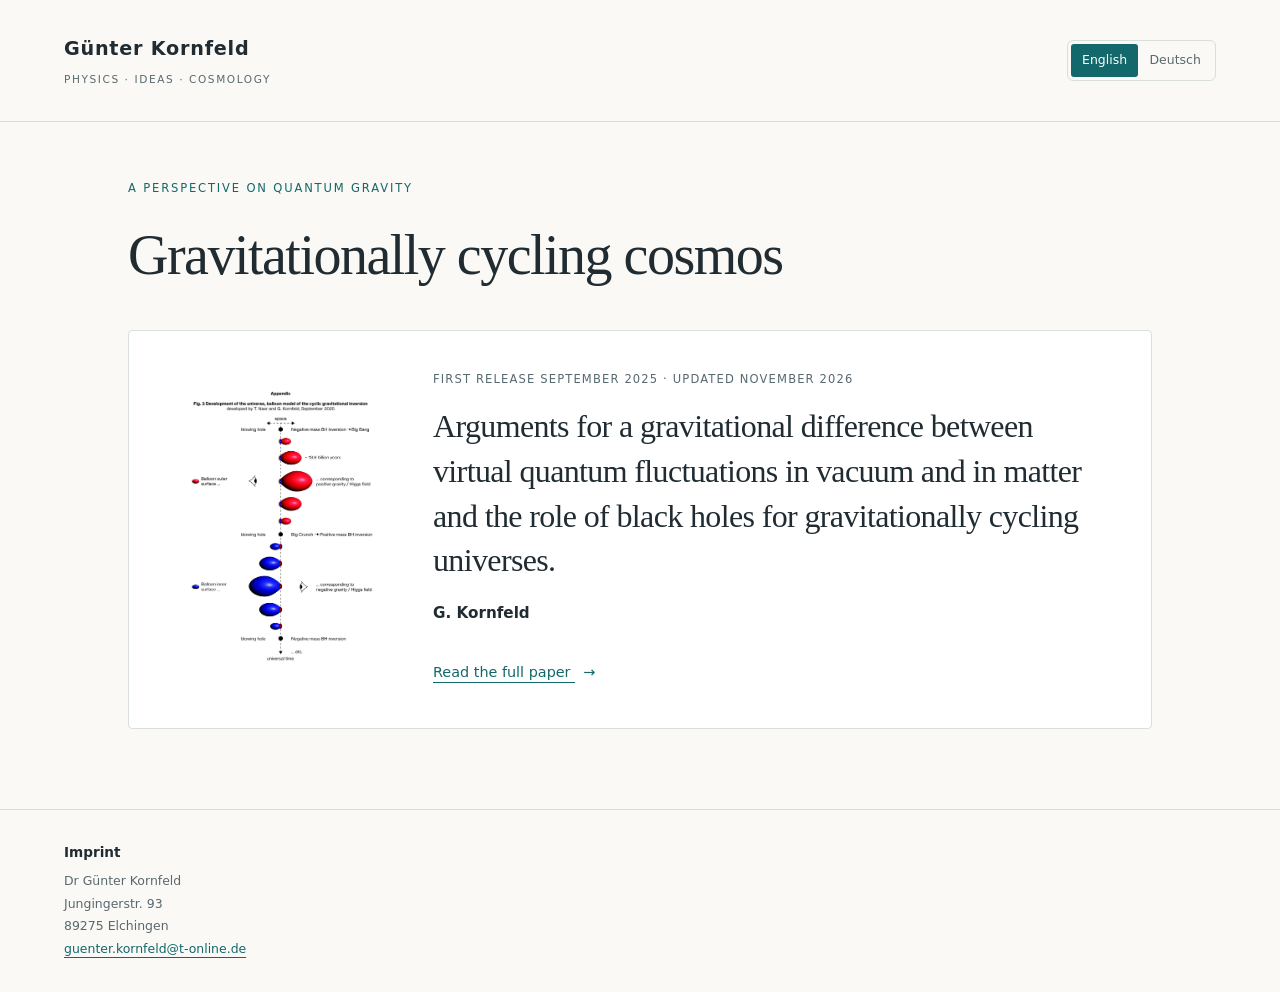
<file: index.html>
<!doctype html>
<html lang="en"><head>
<meta charset="utf-8"><meta name="viewport" content="width=device-width, initial-scale=1">
<title>Gravitationally cycling cosmos — G. Kornfeld</title>
<meta name="description" content="Gravitationally cycling cosmos — G. Kornfeld.">
<link rel="stylesheet" href="style.css"><link rel="stylesheet" href="overview.css">
<link rel="alternate" hreflang="en" href="index.html"><link rel="alternate" hreflang="de" href="de.html">
</head><body class="overview-page">
<header class="masthead"><a class="author" href="index.html">Günter Kornfeld<span>Physics · Ideas · Cosmology</span></a><div class="header-actions"><nav class="language-switch" aria-label="Language"><a href="index.html" lang="en" hreflang="en" aria-current="page">English</a><a href="de.html" lang="de" hreflang="de">Deutsch</a></nav></div></header>
<main class="overview-main" id="overview">
<p class="eyebrow">A perspective on quantum gravity</p><h1 class="overview-title">Gravitationally cycling cosmos</h1>
<a class="paper-card" href="paper.html">
<div class="paper-thumbnail"><img src="assets/figure-3.png" alt="Appendix illustration: the balloon model of cyclic gravitational inversion." width="2008" height="2841"></div>
<div class="paper-card-copy"><p class="paper-kind">First release September 2025 · Updated November 2026</p>
<h2>Arguments for a gravitational difference between virtual quantum fluctuations in vacuum and in matter and the role of black holes for gravitationally cycling universes.</h2><p class="paper-author">G. Kornfeld</p><span class="read-paper">Read the full paper <span aria-hidden="true">→</span></span></div>
</a>
</main>
<footer class="overview-footer"><section class="imprint" aria-labelledby="imprint-heading"><h2 id="imprint-heading">Imprint</h2><address>Dr Günter Kornfeld<br>Jungingerstr. 93<br>89275 Elchingen<br><a href="mailto:guenter.kornfeld@t-online.de">guenter.kornfeld@t-online.de</a></address></section></footer>
</body></html>
</file>
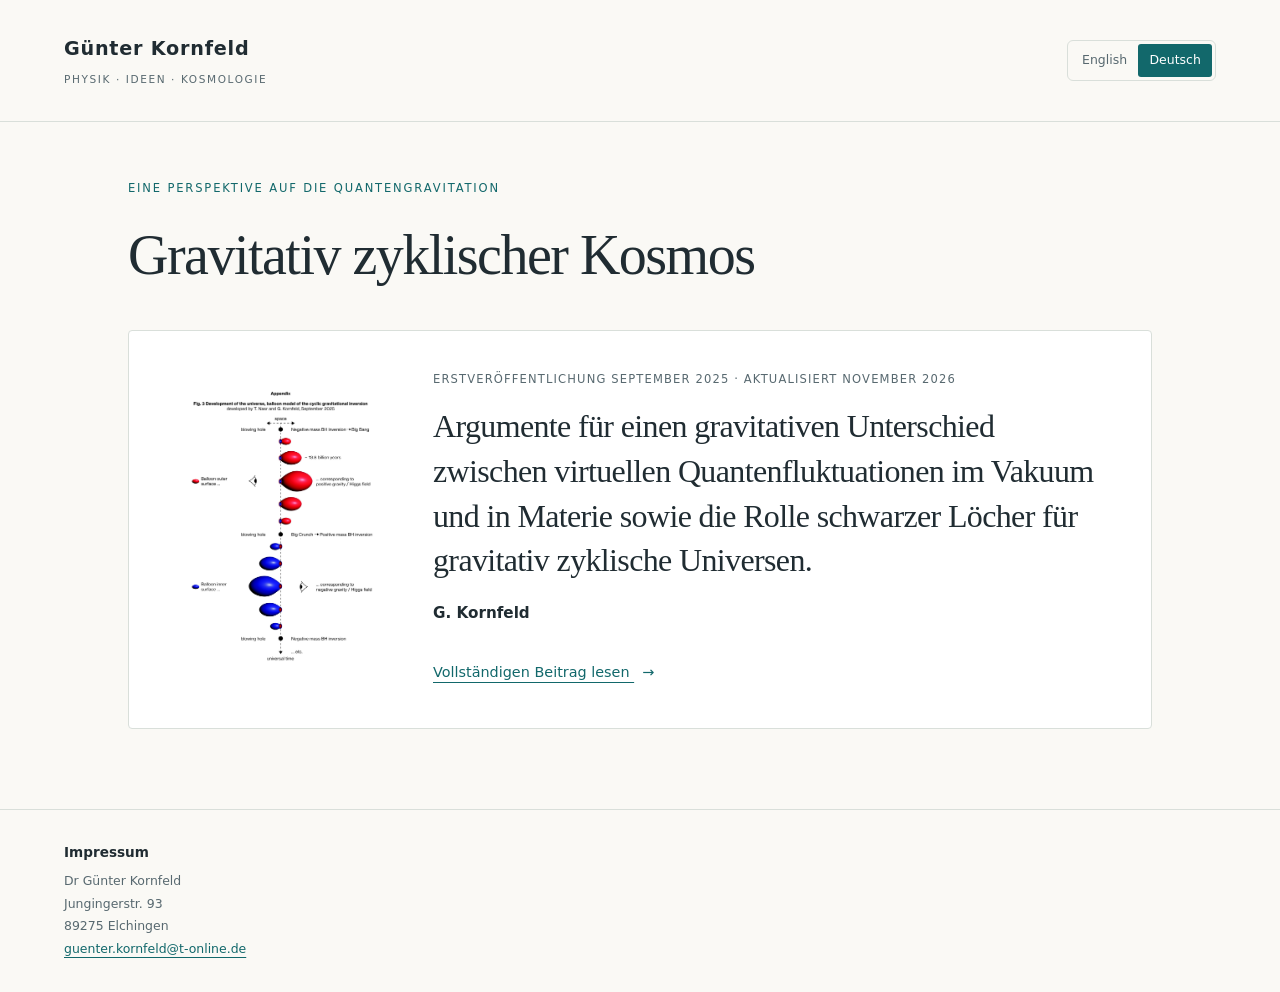
<file: de.html>
<!doctype html>
<html lang="de"><head>
<meta charset="utf-8"><meta name="viewport" content="width=device-width, initial-scale=1">
<title>Gravitativ zyklischer Kosmos — G. Kornfeld</title>
<meta name="description" content="Gravitativ zyklischer Kosmos — G. Kornfeld.">
<link rel="stylesheet" href="style.css"><link rel="stylesheet" href="overview.css">
<link rel="alternate" hreflang="en" href="index.html"><link rel="alternate" hreflang="de" href="de.html">
</head><body class="overview-page">
<header class="masthead"><a class="author" href="de.html">Günter Kornfeld<span>Physik · Ideen · Kosmologie</span></a><div class="header-actions"><nav class="language-switch" aria-label="Sprache"><a href="index.html" lang="en" hreflang="en">English</a><a href="de.html" lang="de" hreflang="de" aria-current="page">Deutsch</a></nav></div></header>
<main class="overview-main" id="overview">
<p class="eyebrow">Eine Perspektive auf die Quantengravitation</p><h1 class="overview-title">Gravitativ zyklischer Kosmos</h1>
<a class="paper-card" href="paper-de.html">
<div class="paper-thumbnail"><img src="assets/figure-3.png" alt="Abbildung aus dem Anhang: Ballonmodell der zyklischen gravitativen Inversion." width="2008" height="2841"></div>
<div class="paper-card-copy"><p class="paper-kind">Erstveröffentlichung September 2025 · Aktualisiert November 2026</p>
<h2>Argumente für einen gravitativen Unterschied zwischen virtuellen Quantenfluktuationen im Vakuum und in Materie sowie die Rolle schwarzer Löcher für gravitativ zyklische Universen.</h2><p class="paper-author">G. Kornfeld</p><span class="read-paper">Vollständigen Beitrag lesen <span aria-hidden="true">→</span></span></div>
</a>
</main>
<footer class="overview-footer"><section class="imprint" aria-labelledby="imprint-heading"><h2 id="imprint-heading">Impressum</h2><address>Dr Günter Kornfeld<br>Jungingerstr. 93<br>89275 Elchingen<br><a href="mailto:guenter.kornfeld@t-online.de">guenter.kornfeld@t-online.de</a></address></section></footer>
</body></html>
</file>
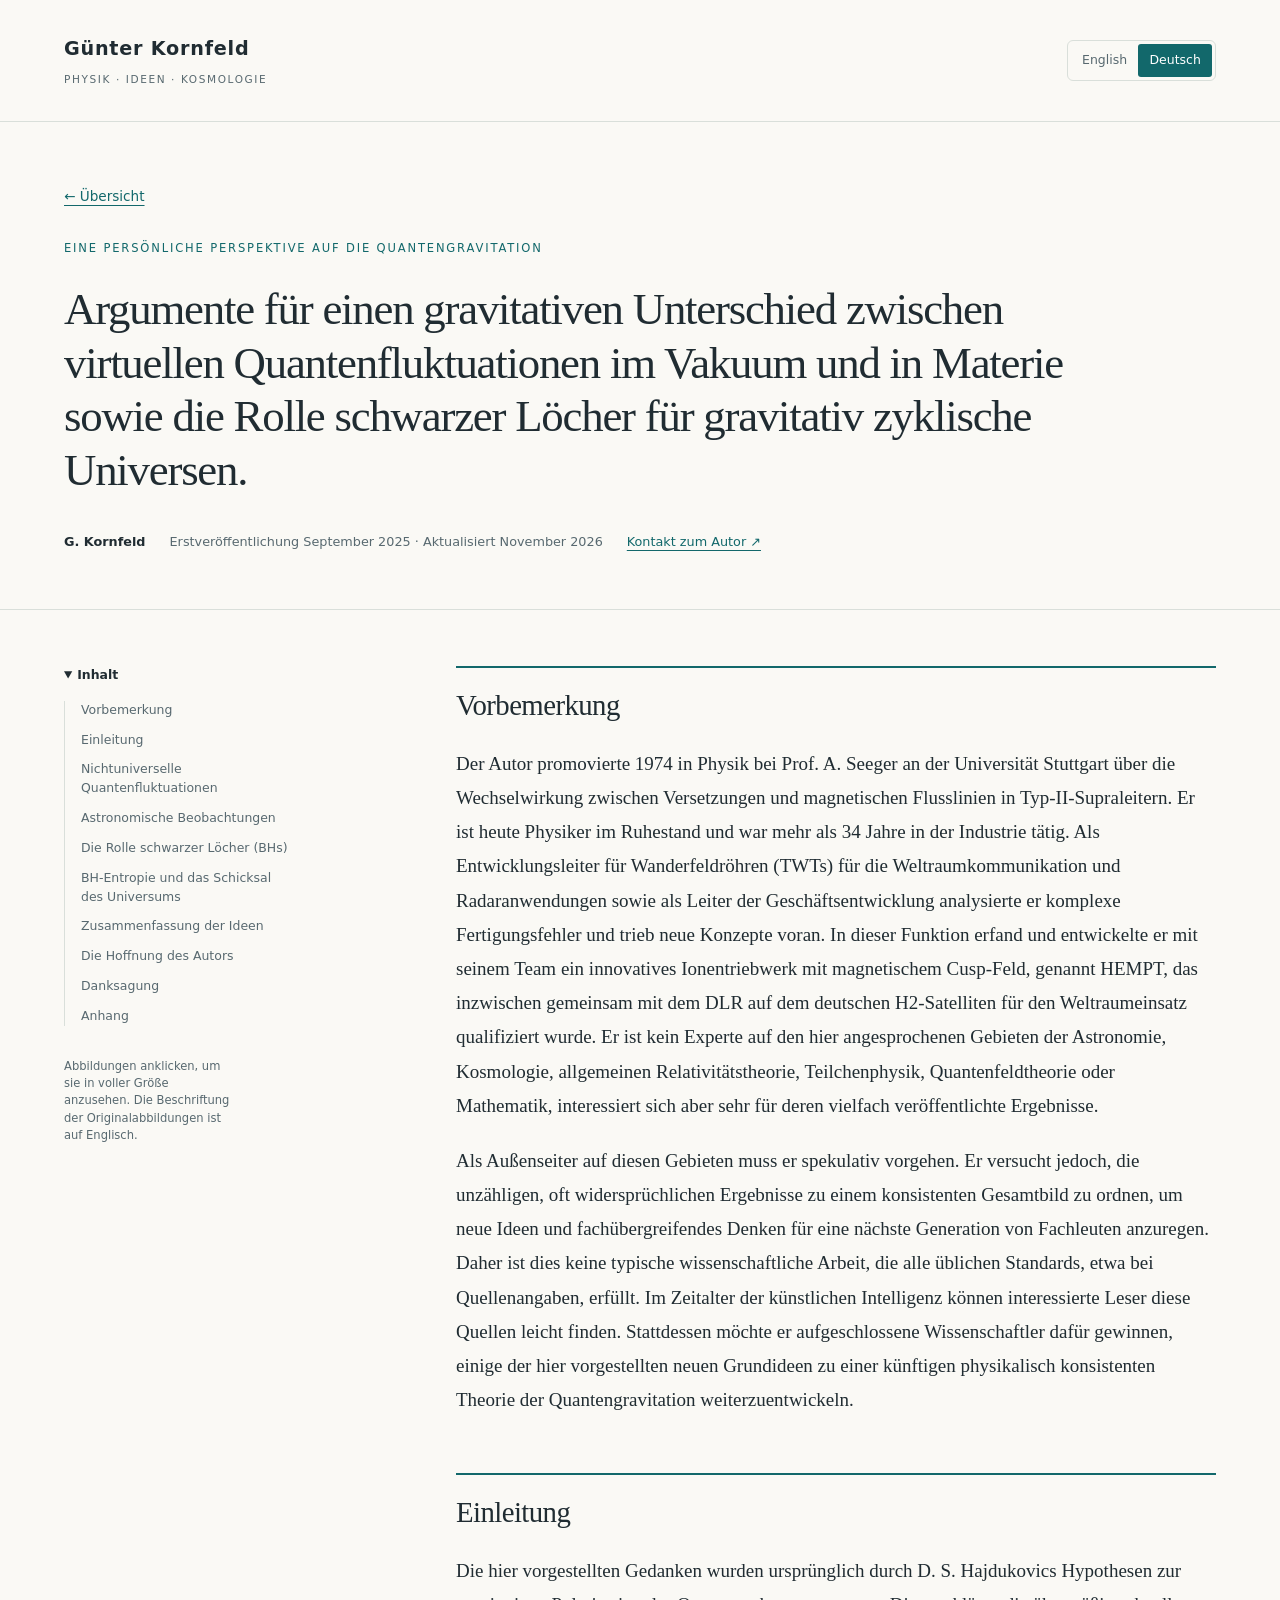
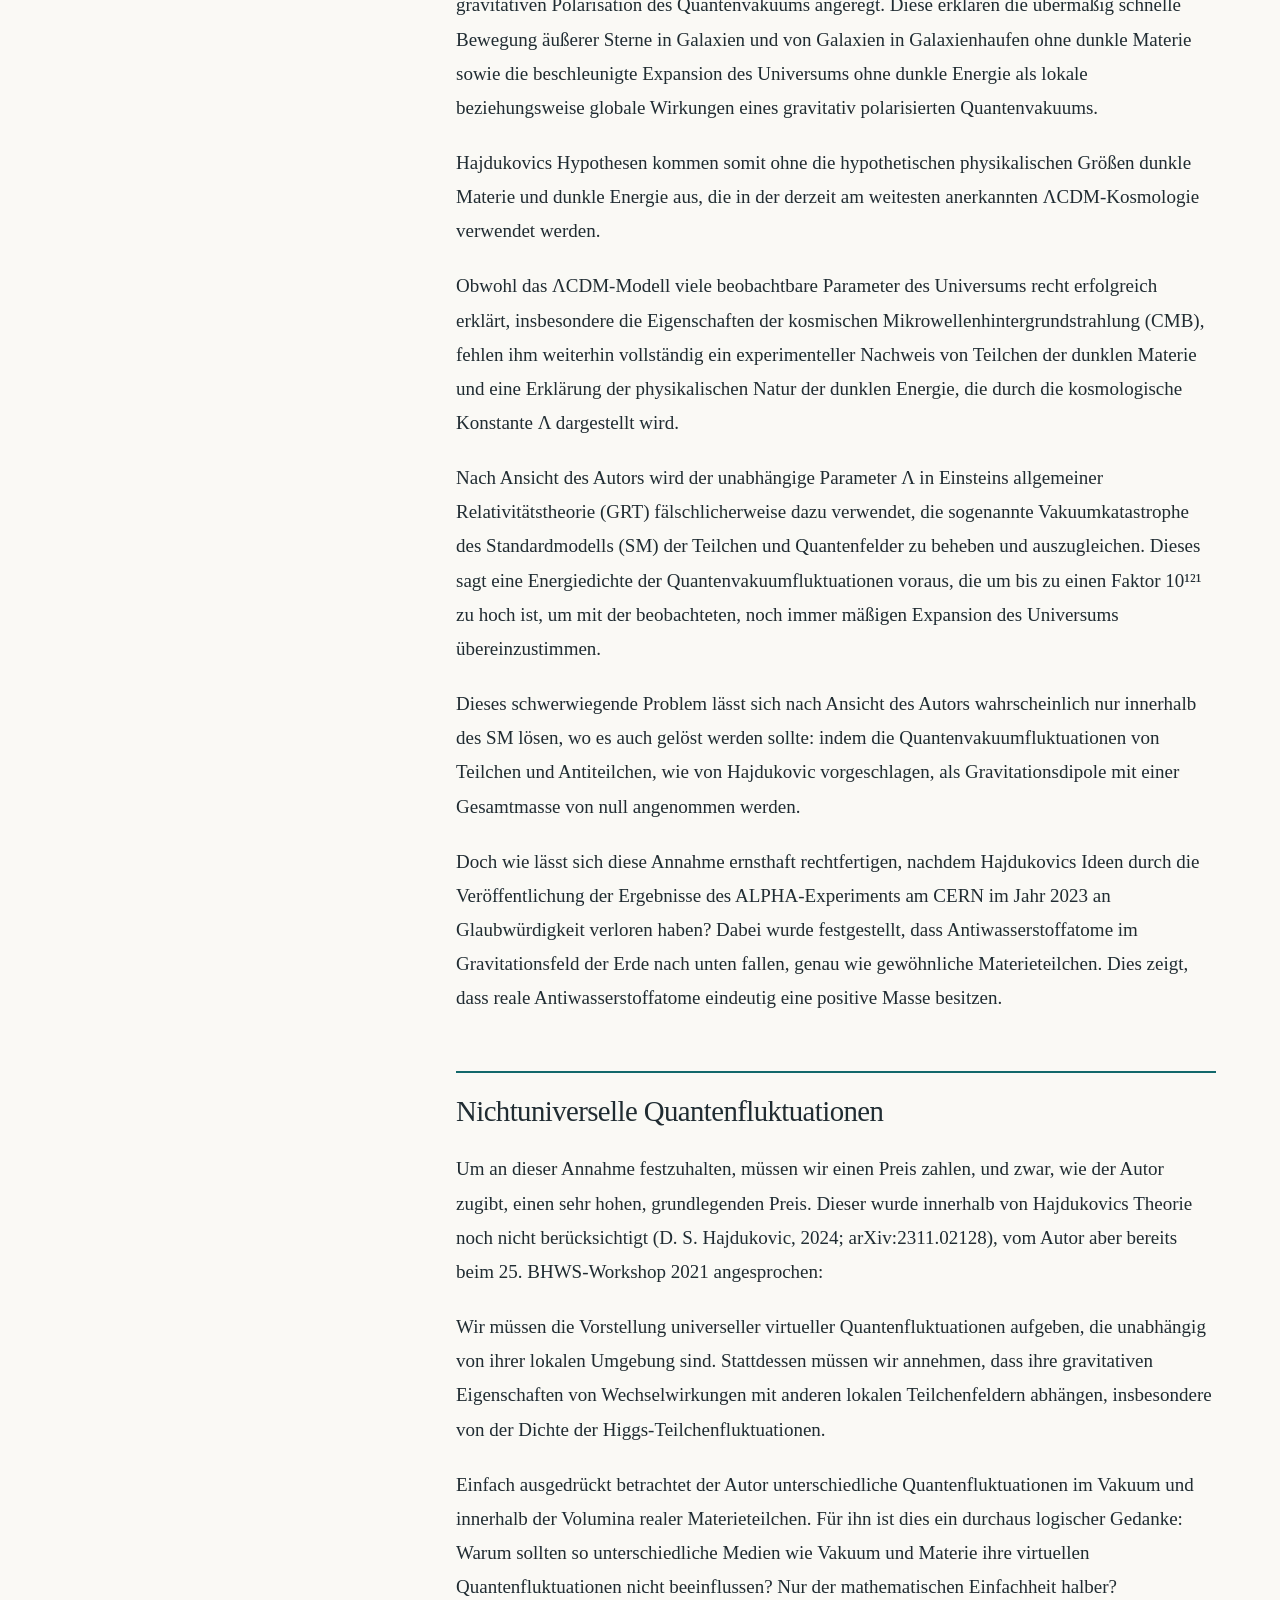
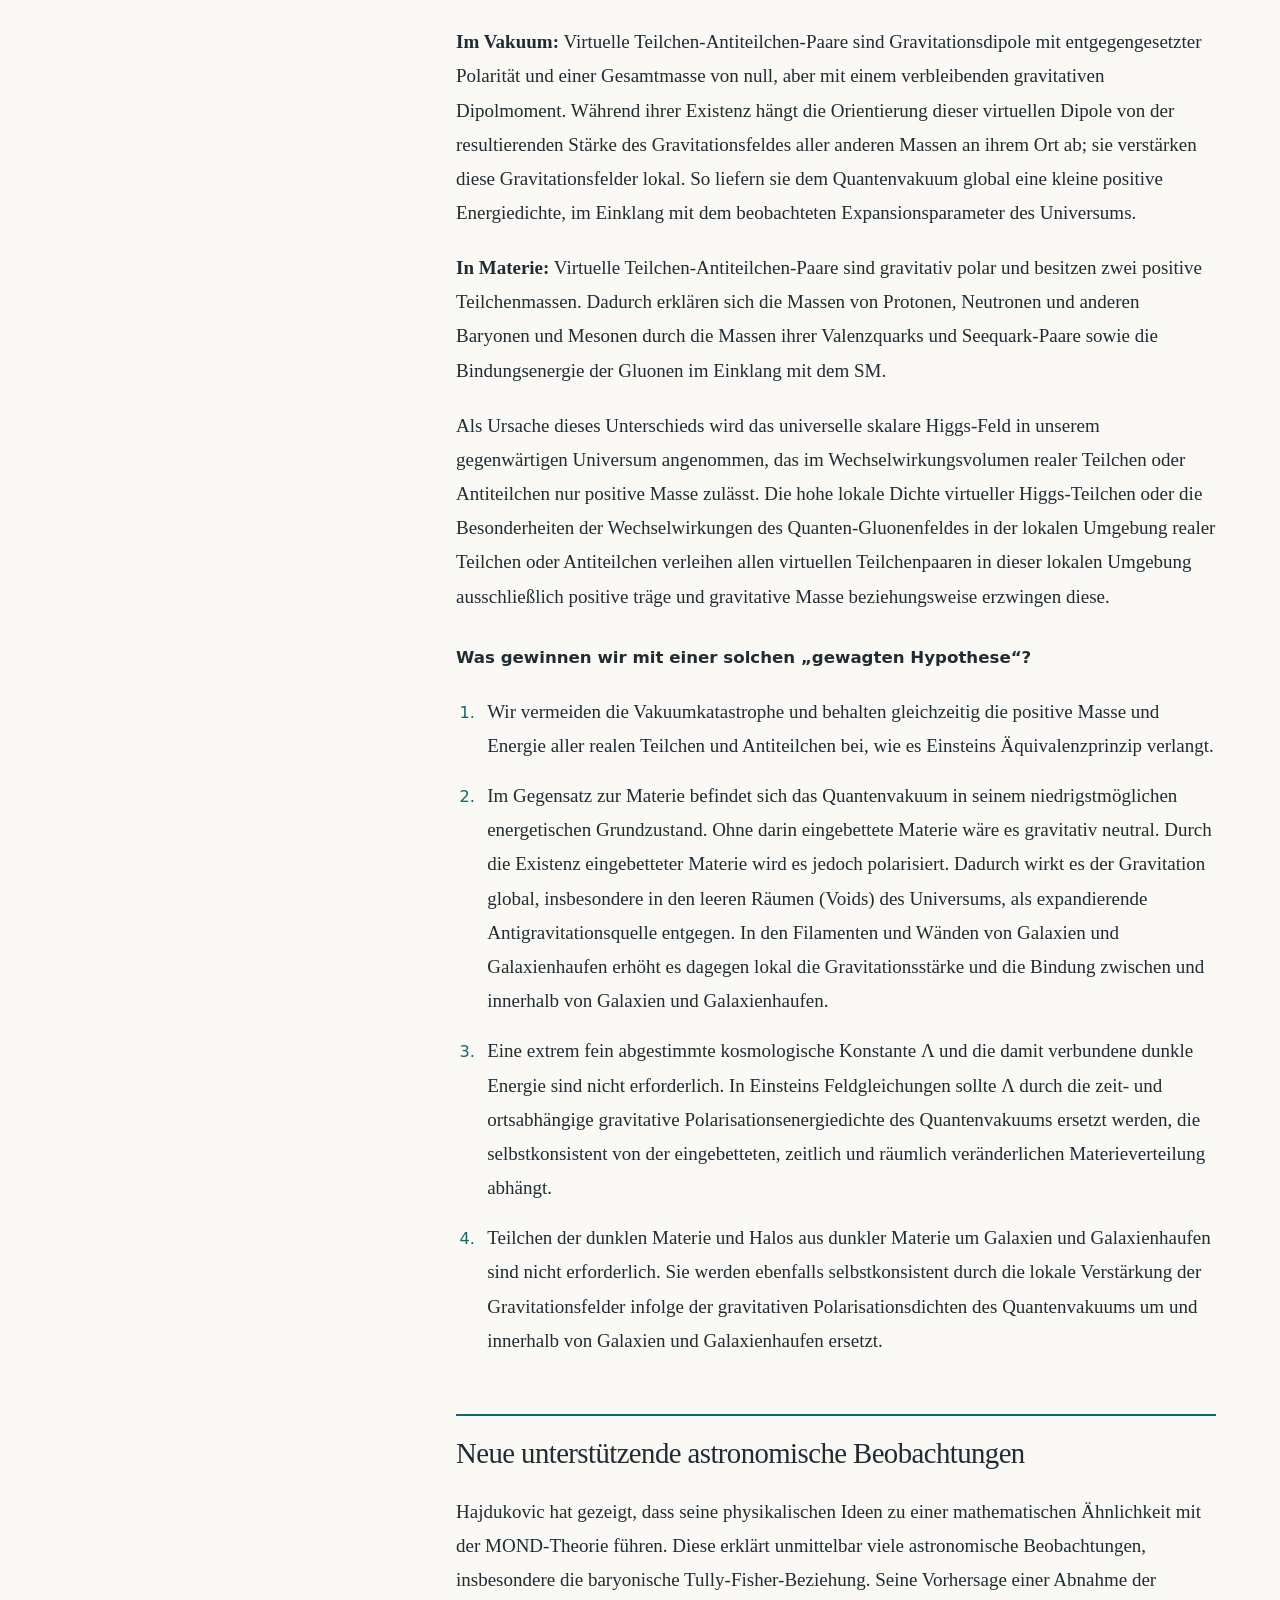
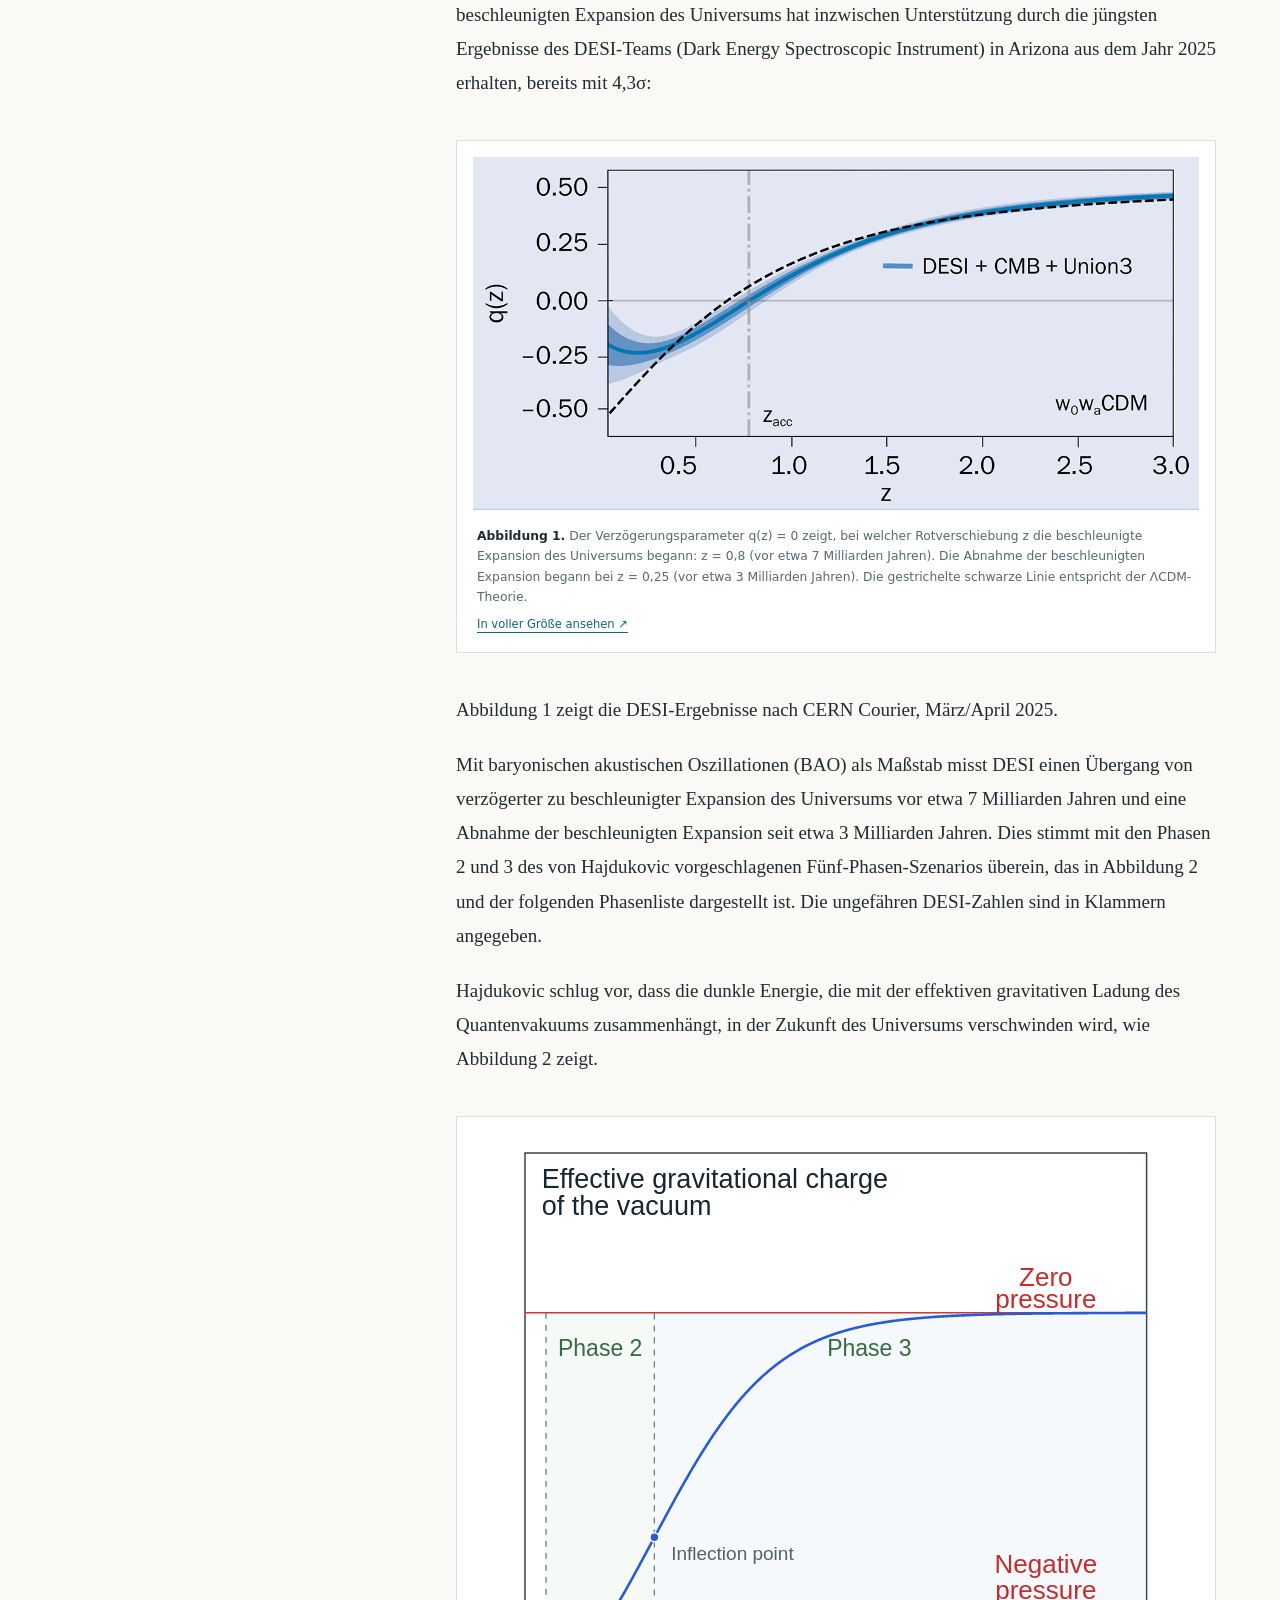
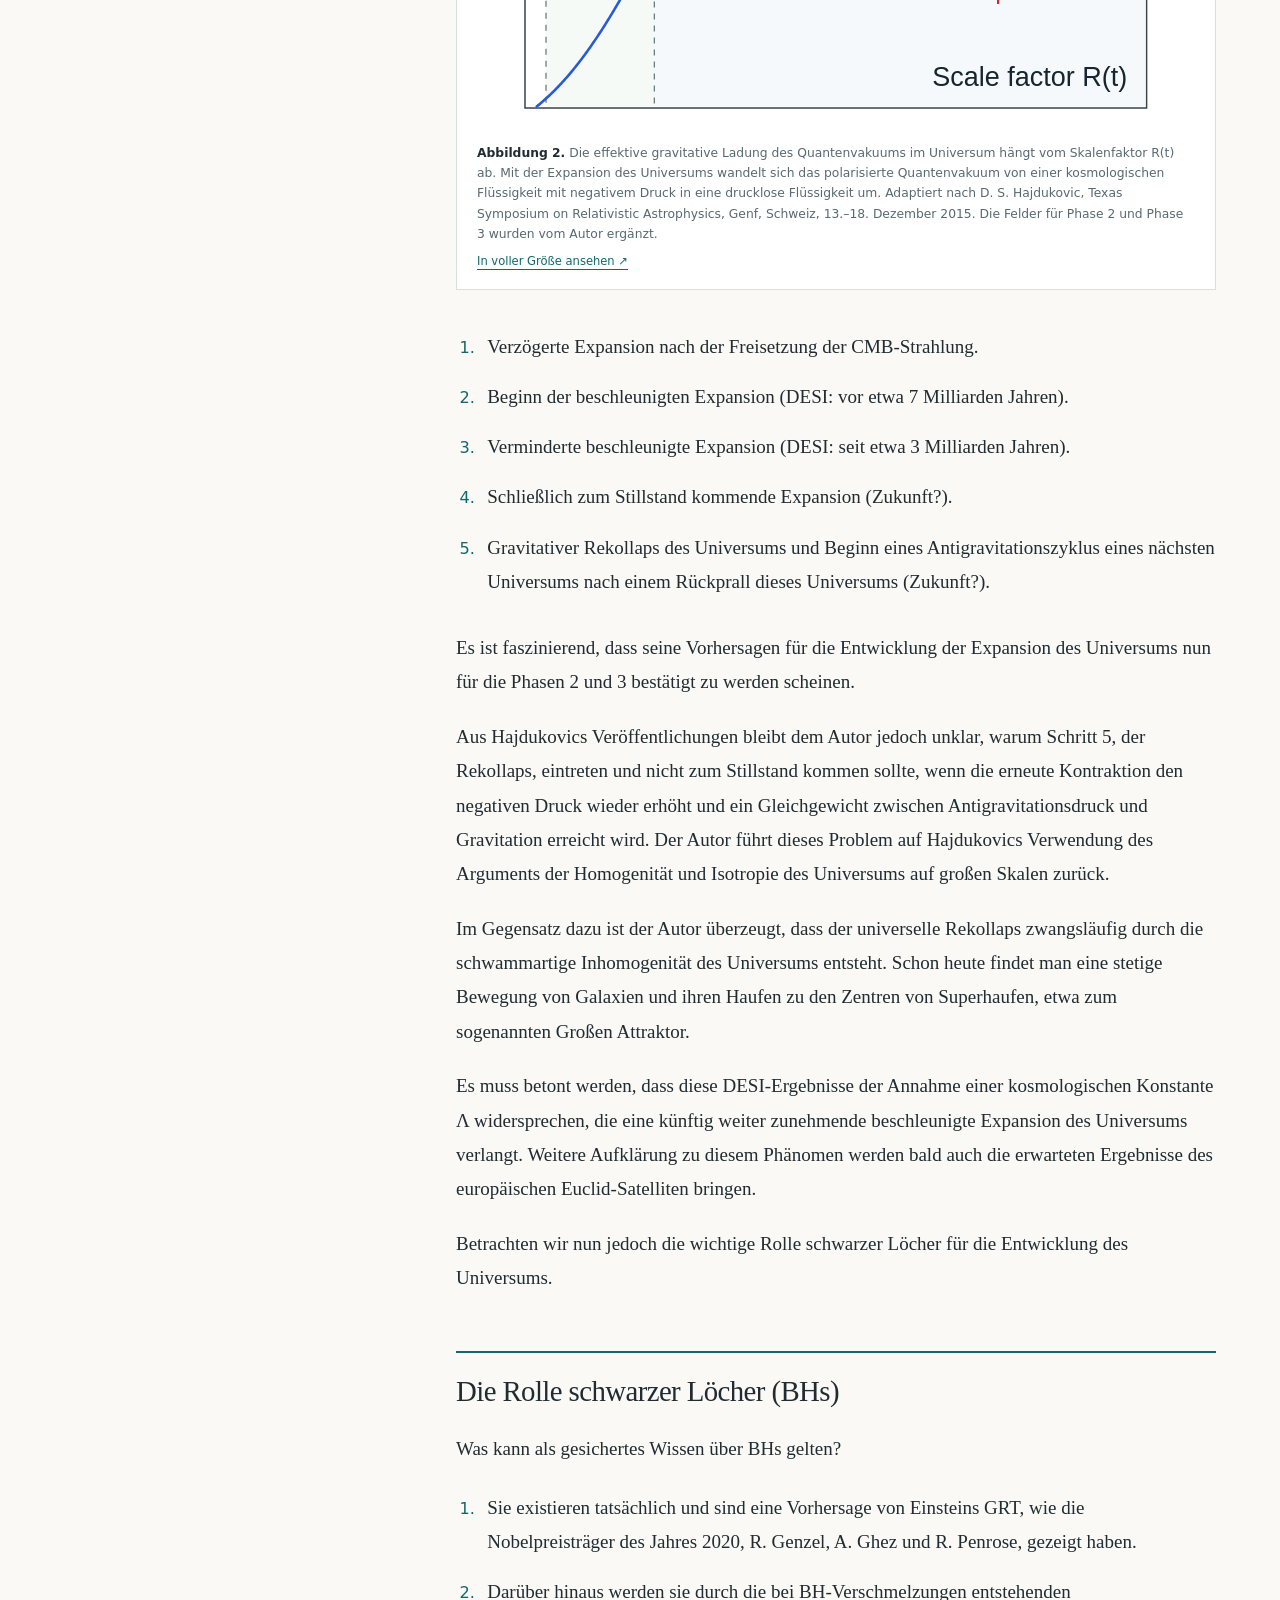
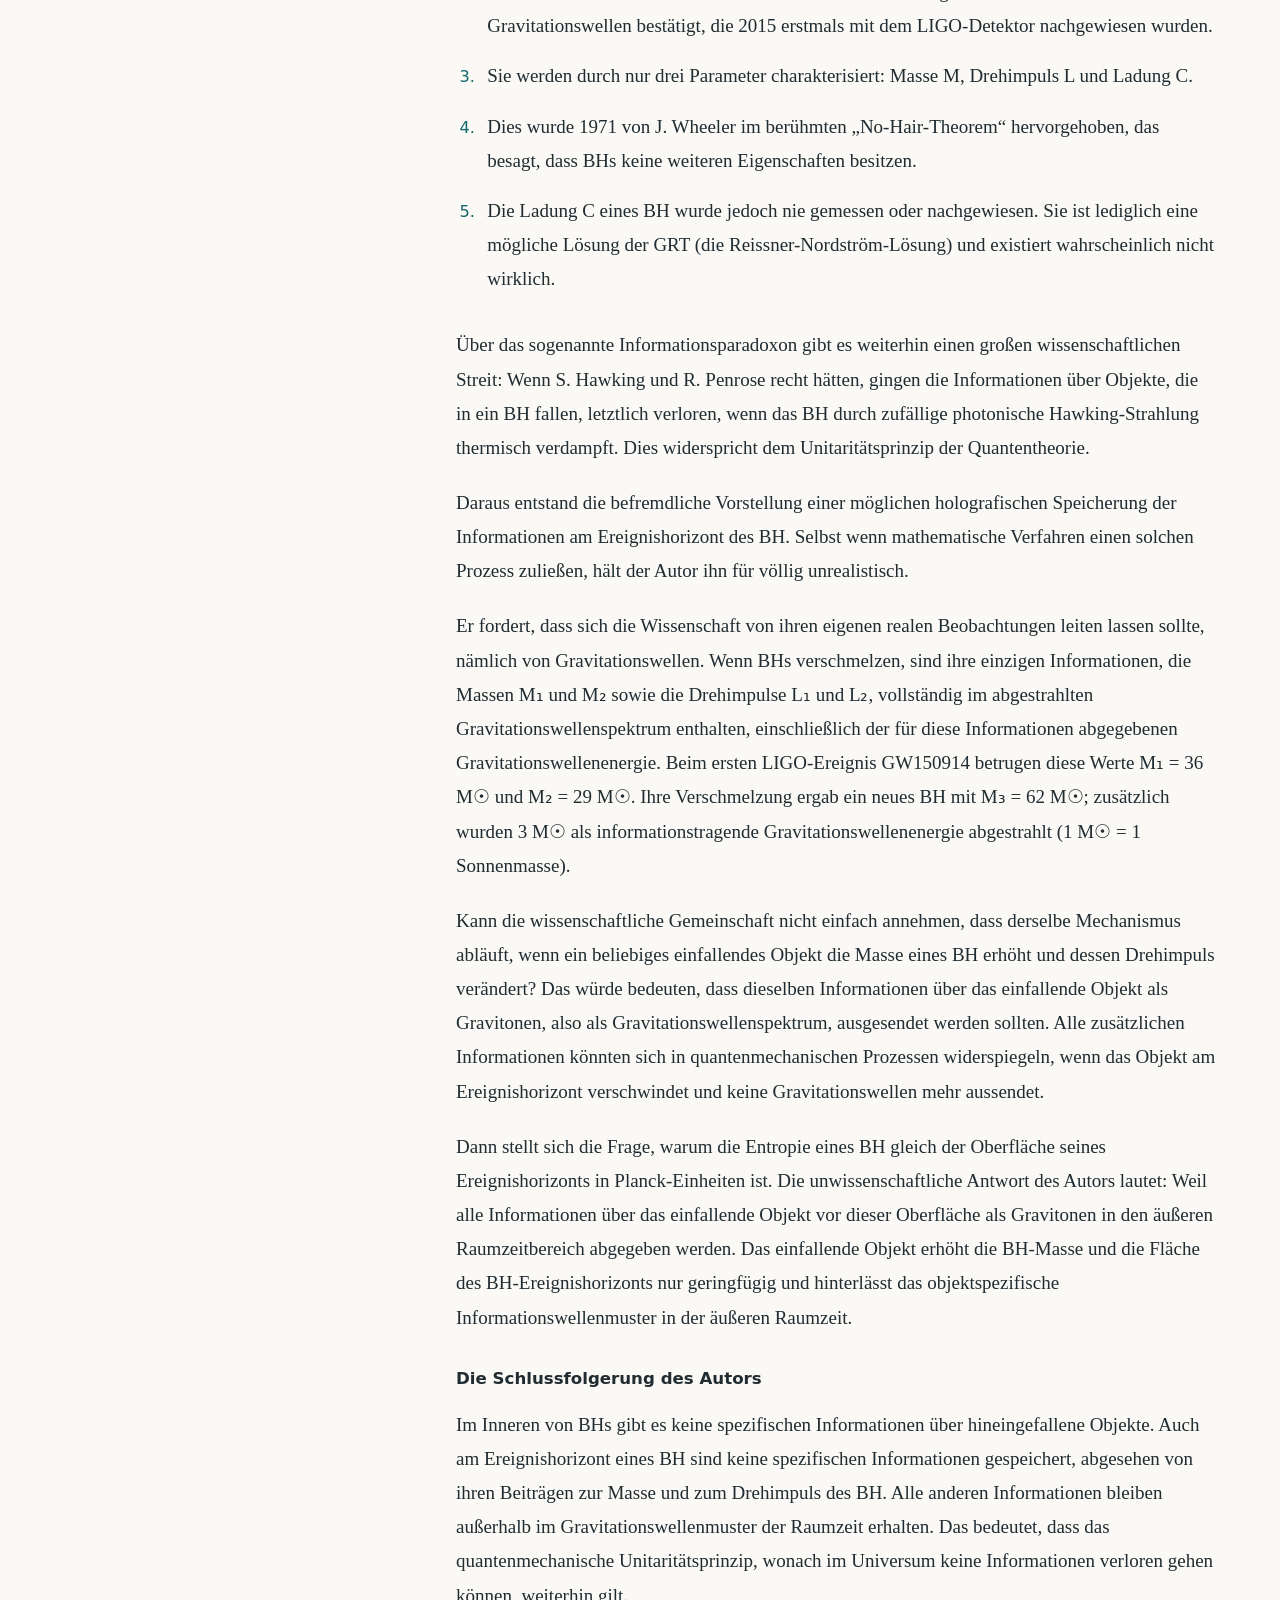
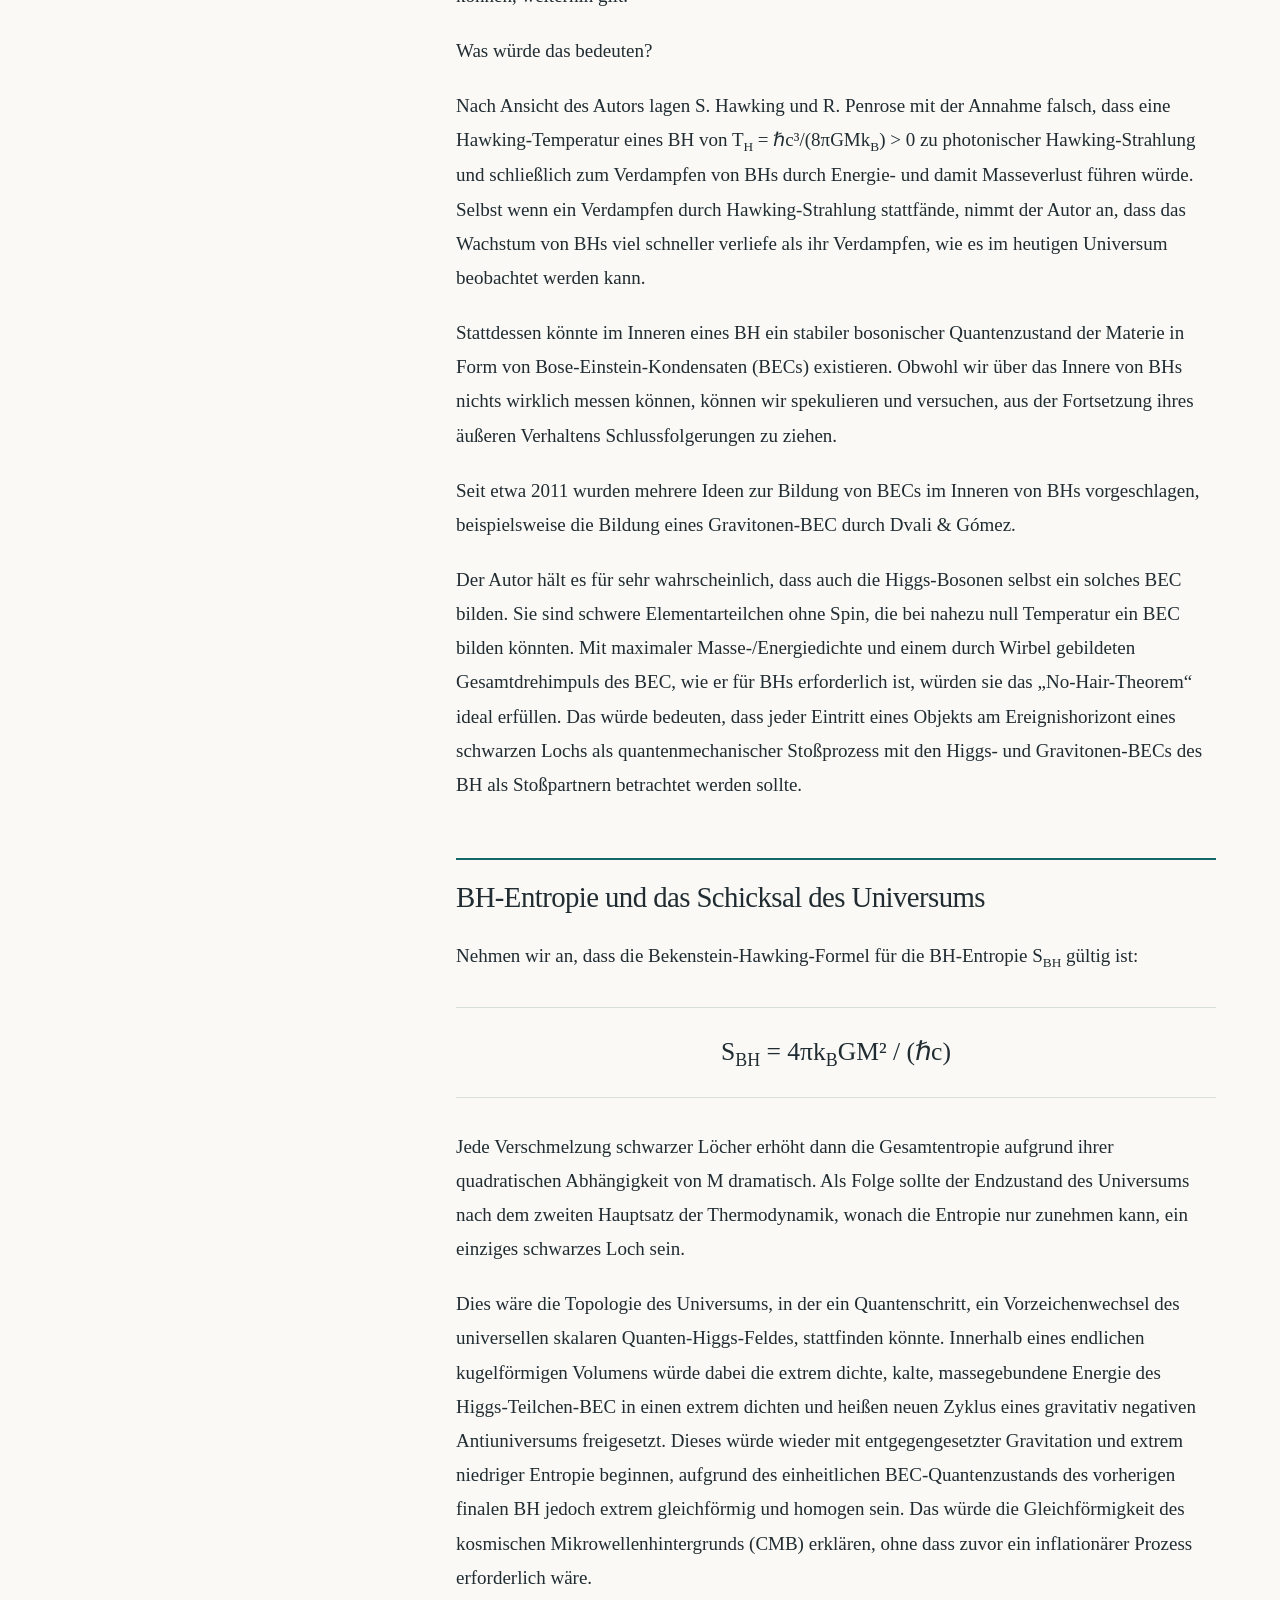
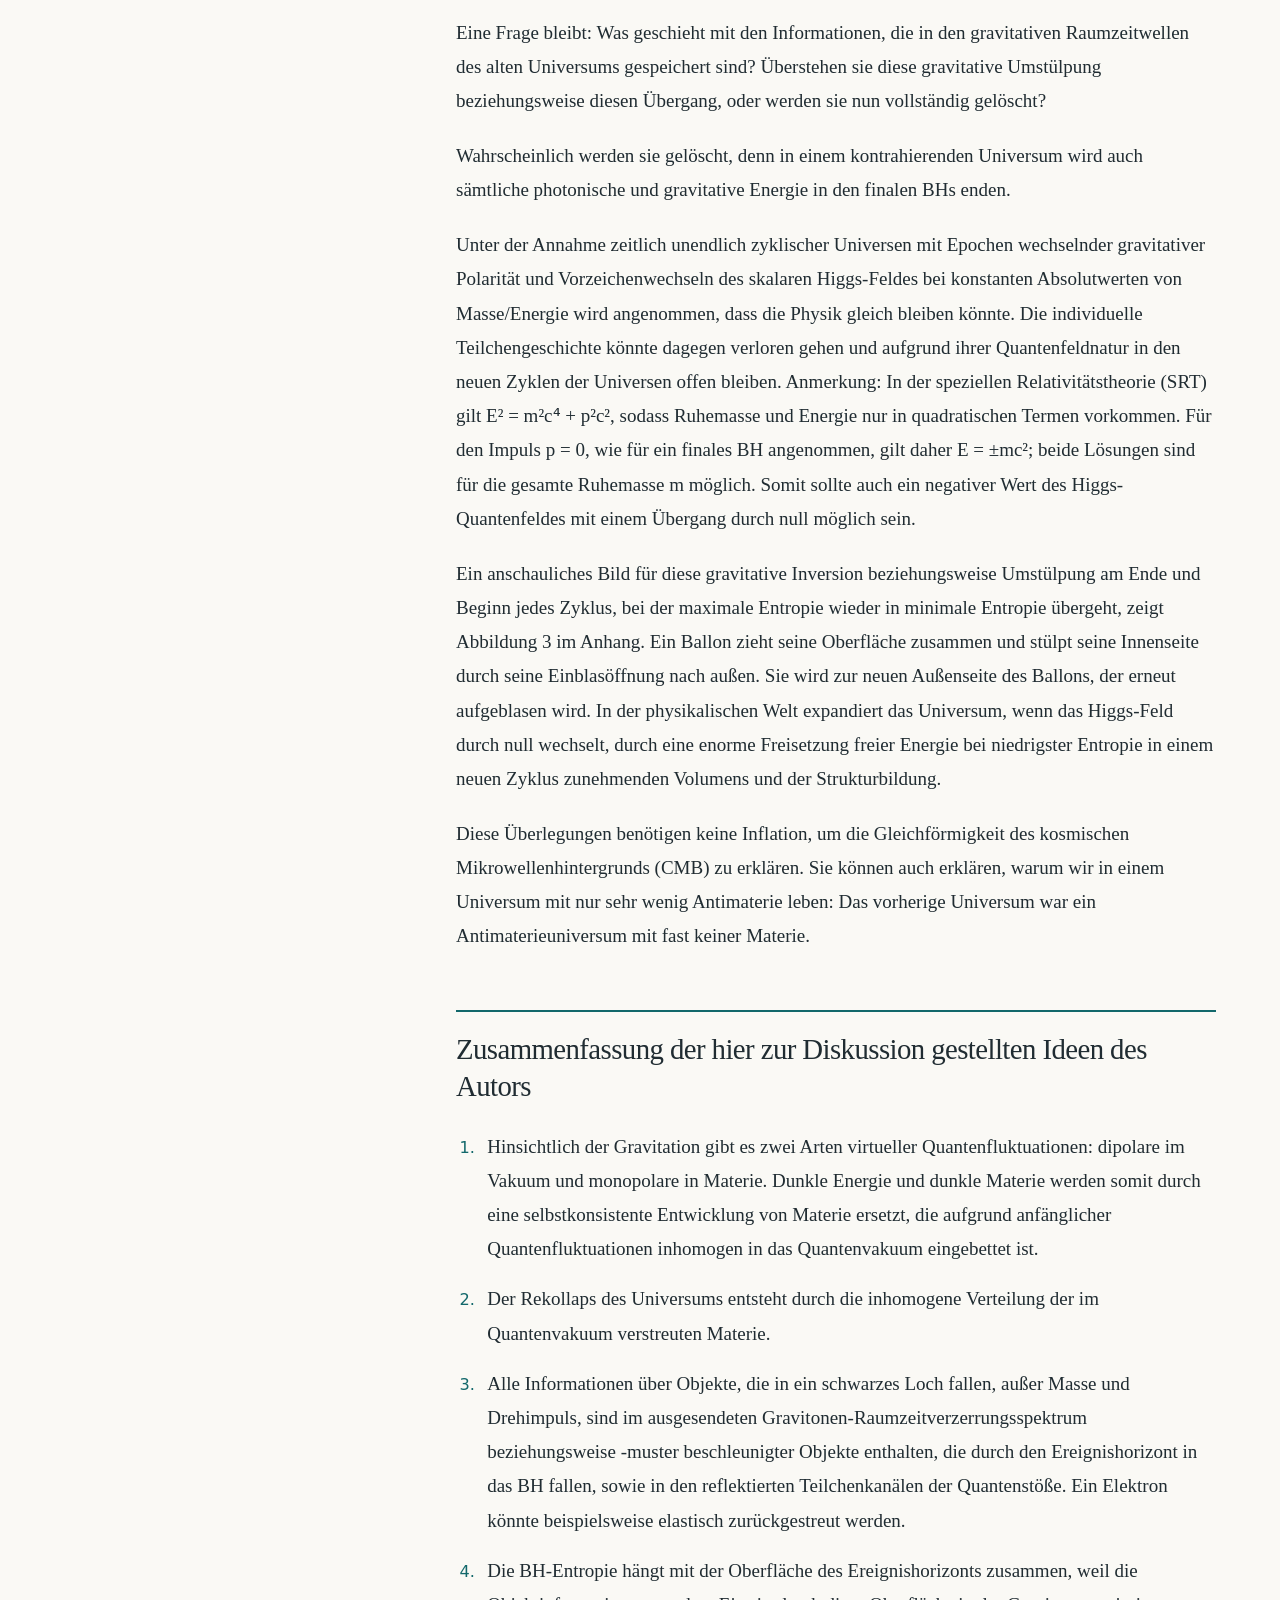
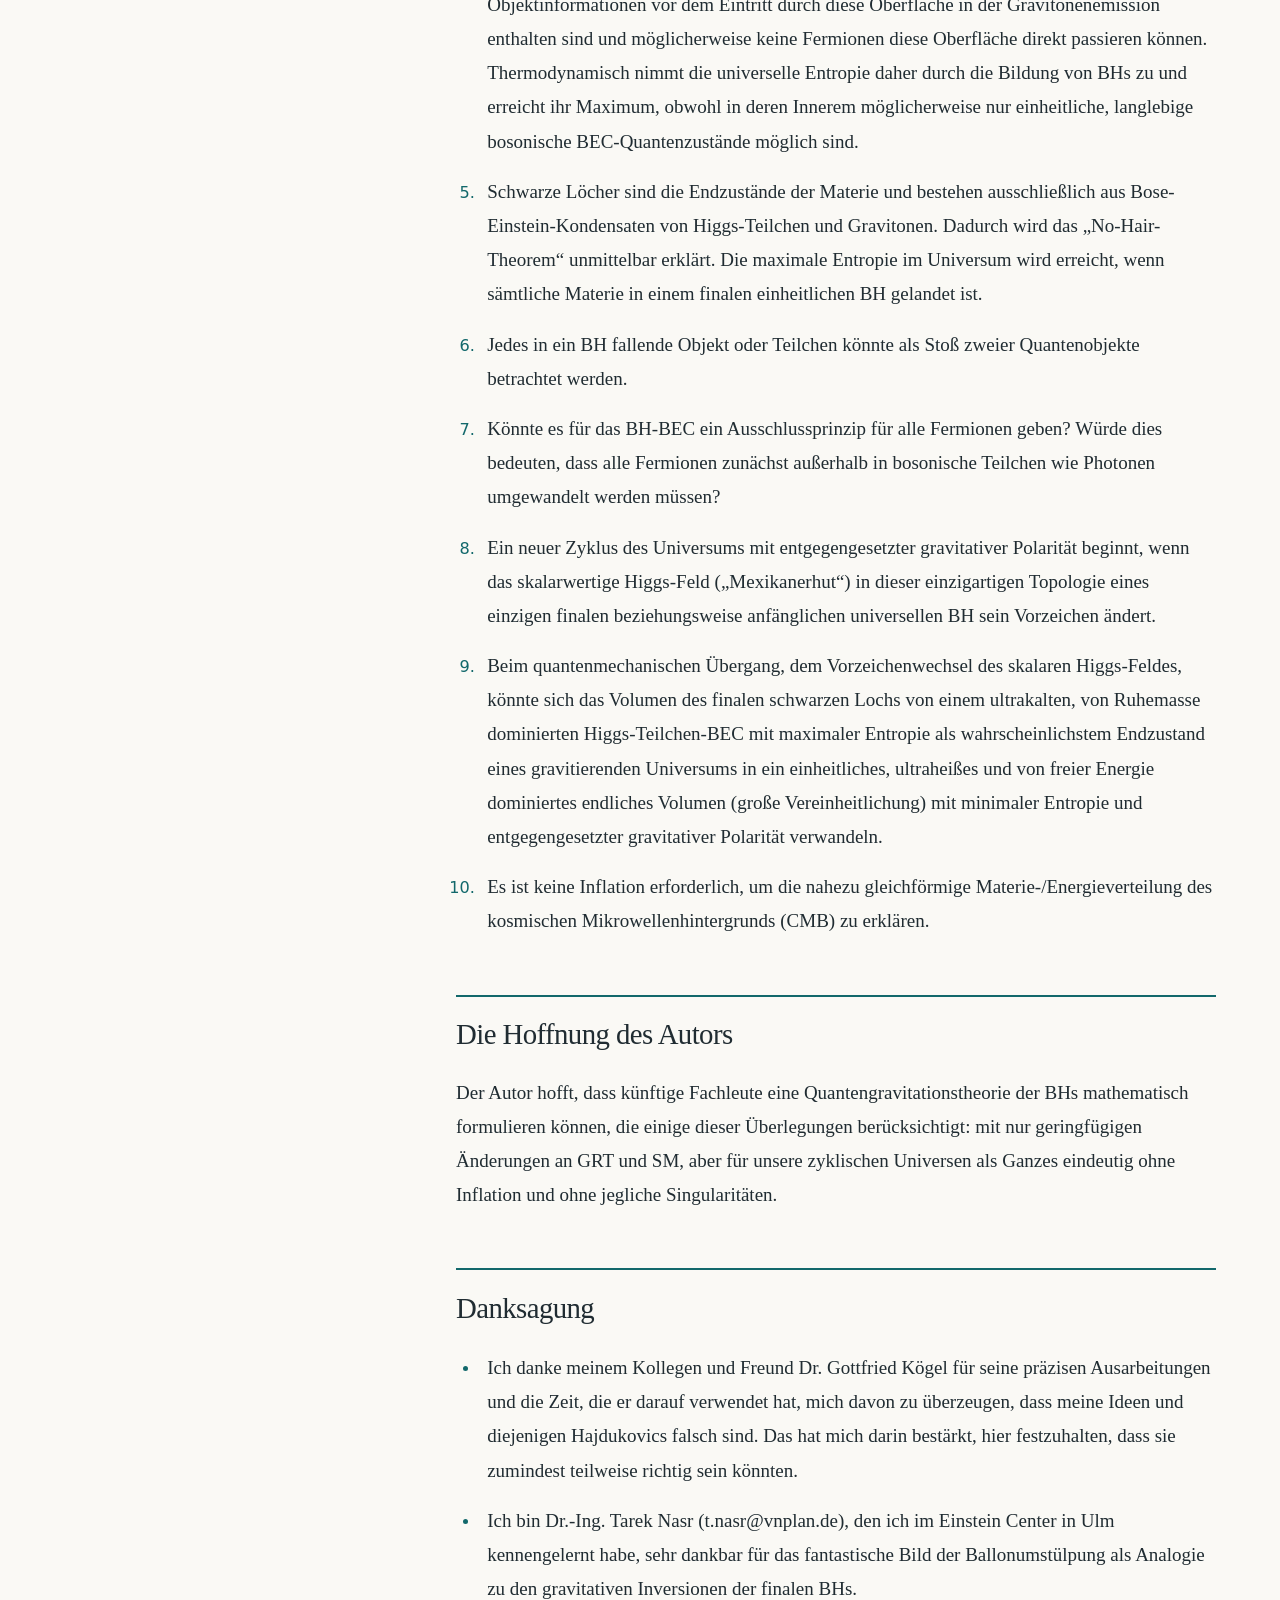
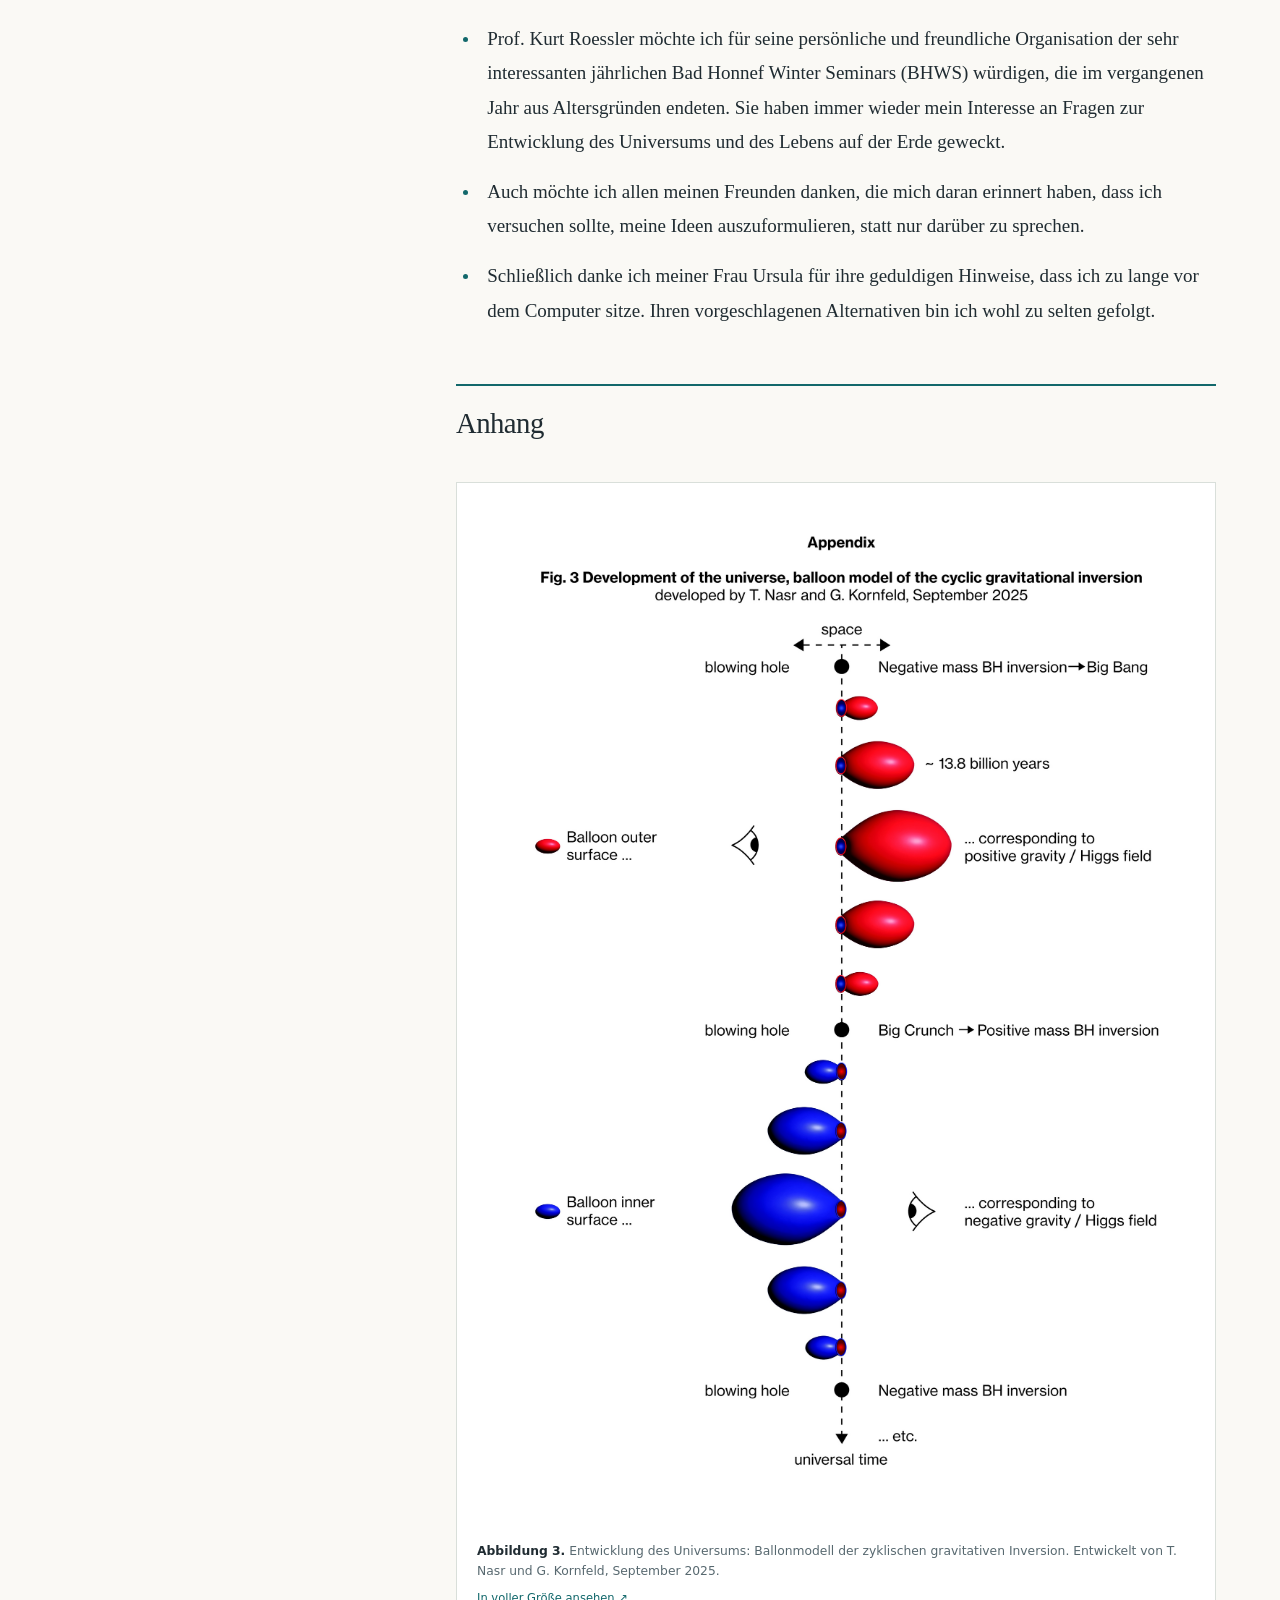
<file: paper-de.html>
<!doctype html>
<html lang="de">
<head>
<meta charset="utf-8">
<meta name="viewport" content="width=device-width, initial-scale=1">
<title>Quantenfluktuationen &amp; zyklische Universen — G. Kornfeld</title>
<meta name="description" content="G. Kornfelds Gedanken zu Quantenvakuumfluktuationen, schwarzen Löchern und gravitativ zyklischen Universen. Vollständiger Beitrag mit drei Originalabbildungen.">
<link rel="stylesheet" href="style.css">
<link rel="alternate" hreflang="en" href="paper.html">
<link rel="alternate" hreflang="de" href="paper-de.html">
<link rel="stylesheet" href="overview.css">
</head>
<body>
<a class="skip" href="#paper">Zum Beitrag springen</a>
<header class="masthead"><a class="author" href="de.html">Günter Kornfeld<span>Physik · Ideen · Kosmologie</span></a><div class="header-actions"><nav class="language-switch" aria-label="Sprache"><a href="paper.html" lang="en" hreflang="en">English</a><a href="paper-de.html" lang="de" hreflang="de" aria-current="page">Deutsch</a></nav></div></header>
<div class="hero" id="top"><p class="overview-back"><a href="de.html">← Übersicht</a></p><p class="eyebrow">Eine persönliche Perspektive auf die Quantengravitation</p><h1>Argumente für einen gravitativen Unterschied zwischen virtuellen Quantenfluktuationen im Vakuum und in Materie sowie die Rolle schwarzer Löcher für gravitativ zyklische Universen.</h1><div class="byline"><span>G. Kornfeld</span><span>Erstveröffentlichung September 2025 · Aktualisiert November 2026</span><a href="mailto:guenter.kornfeld@t-online.de">Kontakt zum Autor ↗</a></div></div>
<div class="reading-layout"><aside><details open><summary>Inhalt</summary><nav aria-label="Abschnitte des Beitrags"><a href="#vorbemerkung">Vorbemerkung</a><a href="#einleitung">Einleitung</a><a href="#nichtuniverselle-quantenfluktuationen">Nichtuniverselle Quantenfluktuationen</a><a href="#neue-unterst-tzende-astronomische-beobachtungen">Astronomische Beobachtungen</a><a href="#die-rolle-schwarzer-l-cher-bhs">Die Rolle schwarzer Löcher (BHs)</a><a href="#bh-entropie-und-das-schicksal-des-universums">BH-Entropie und das Schicksal des Universums</a><a href="#zusammenfassung-der-hier-zur-diskussion-gestellten-ideen-des-autors">Zusammenfassung der Ideen</a><a href="#die-hoffnung-des-autors">Die Hoffnung des Autors</a><a href="#danksagung">Danksagung</a><a href="#anhang">Anhang</a></nav></details><p class="figure-note">Abbildungen anklicken, um sie in voller Größe anzusehen. Die Beschriftung der Originalabbildungen ist auf Englisch.</p></aside><main id="paper"><article><section id="vorbemerkung"><h2>Vorbemerkung</h2>
<p>Der Autor promovierte 1974 in Physik bei Prof. A. Seeger an der Universität Stuttgart über die Wechselwirkung zwischen Versetzungen und magnetischen Flusslinien in Typ-II-Supraleitern. Er ist heute Physiker im Ruhestand und war mehr als 34 Jahre in der Industrie tätig. Als Entwicklungsleiter für Wanderfeldröhren (TWTs) für die Weltraumkommunikation und Radaranwendungen sowie als Leiter der Geschäftsentwicklung analysierte er komplexe Fertigungsfehler und trieb neue Konzepte voran. In dieser Funktion erfand und entwickelte er mit seinem Team ein innovatives Ionentriebwerk mit magnetischem Cusp-Feld, genannt HEMPT, das inzwischen gemeinsam mit dem DLR auf dem deutschen H2-Satelliten für den Weltraumeinsatz qualifiziert wurde. Er ist kein Experte auf den hier angesprochenen Gebieten der Astronomie, Kosmologie, allgemeinen Relativitätstheorie, Teilchenphysik, Quantenfeldtheorie oder Mathematik, interessiert sich aber sehr für deren vielfach veröffentlichte Ergebnisse.</p>
<p>Als Außenseiter auf diesen Gebieten muss er spekulativ vorgehen. Er versucht jedoch, die unzähligen, oft widersprüchlichen Ergebnisse zu einem konsistenten Gesamtbild zu ordnen, um neue Ideen und fachübergreifendes Denken für eine nächste Generation von Fachleuten anzuregen. Daher ist dies keine typische wissenschaftliche Arbeit, die alle üblichen Standards, etwa bei Quellenangaben, erfüllt. Im Zeitalter der künstlichen Intelligenz können interessierte Leser diese Quellen leicht finden. Stattdessen möchte er aufgeschlossene Wissenschaftler dafür gewinnen, einige der hier vorgestellten neuen Grundideen zu einer künftigen physikalisch konsistenten Theorie der Quantengravitation weiterzuentwickeln.</p>
</section>
<section id="einleitung"><h2>Einleitung</h2>
<p>Die hier vorgestellten Gedanken wurden ursprünglich durch D. S. Hajdukovics Hypothesen zur gravitativen Polarisation des Quantenvakuums angeregt. Diese erklären die übermäßig schnelle Bewegung äußerer Sterne in Galaxien und von Galaxien in Galaxienhaufen ohne dunkle Materie sowie die beschleunigte Expansion des Universums ohne dunkle Energie als lokale beziehungsweise globale Wirkungen eines gravitativ polarisierten Quantenvakuums.</p>
<p>Hajdukovics Hypothesen kommen somit ohne die hypothetischen physikalischen Größen dunkle Materie und dunkle Energie aus, die in der derzeit am weitesten anerkannten ΛCDM-Kosmologie verwendet werden.</p>
<p>Obwohl das ΛCDM-Modell viele beobachtbare Parameter des Universums recht erfolgreich erklärt, insbesondere die Eigenschaften der kosmischen Mikrowellenhintergrundstrahlung (CMB), fehlen ihm weiterhin vollständig ein experimenteller Nachweis von Teilchen der dunklen Materie und eine Erklärung der physikalischen Natur der dunklen Energie, die durch die kosmologische Konstante Λ dargestellt wird.</p>
<p>Nach Ansicht des Autors wird der unabhängige Parameter Λ in Einsteins allgemeiner Relativitätstheorie (GRT) fälschlicherweise dazu verwendet, die sogenannte Vakuumkatastrophe des Standardmodells (SM) der Teilchen und Quantenfelder zu beheben und auszugleichen. Dieses sagt eine Energiedichte der Quantenvakuumfluktuationen voraus, die um bis zu einen Faktor 10¹²¹ zu hoch ist, um mit der beobachteten, noch immer mäßigen Expansion des Universums übereinzustimmen.</p>
<p>Dieses schwerwiegende Problem lässt sich nach Ansicht des Autors wahrscheinlich nur innerhalb des SM lösen, wo es auch gelöst werden sollte: indem die Quantenvakuumfluktuationen von Teilchen und Antiteilchen, wie von Hajdukovic vorgeschlagen, als Gravitationsdipole mit einer Gesamtmasse von null angenommen werden.</p>
<p>Doch wie lässt sich diese Annahme ernsthaft rechtfertigen, nachdem Hajdukovics Ideen durch die Veröffentlichung der Ergebnisse des ALPHA-Experiments am CERN im Jahr 2023 an Glaubwürdigkeit verloren haben? Dabei wurde festgestellt, dass Antiwasserstoffatome im Gravitationsfeld der Erde nach unten fallen, genau wie gewöhnliche Materieteilchen. Dies zeigt, dass reale Antiwasserstoffatome eindeutig eine positive Masse besitzen.</p>
</section>
<section id="nichtuniverselle-quantenfluktuationen"><h2>Nichtuniverselle Quantenfluktuationen</h2>
<p>Um an dieser Annahme festzuhalten, müssen wir einen Preis zahlen, und zwar, wie der Autor zugibt, einen sehr hohen, grundlegenden Preis. Dieser wurde innerhalb von Hajdukovics Theorie noch nicht berücksichtigt (D. S. Hajdukovic, 2024; arXiv:2311.02128), vom Autor aber bereits beim 25. BHWS-Workshop 2021 angesprochen:</p>
<p>Wir müssen die Vorstellung universeller virtueller Quantenfluktuationen aufgeben, die unabhängig von ihrer lokalen Umgebung sind. Stattdessen müssen wir annehmen, dass ihre gravitativen Eigenschaften von Wechselwirkungen mit anderen lokalen Teilchenfeldern abhängen, insbesondere von der Dichte der Higgs-Teilchenfluktuationen.</p>
<p>Einfach ausgedrückt betrachtet der Autor unterschiedliche Quantenfluktuationen im Vakuum und innerhalb der Volumina realer Materieteilchen. Für ihn ist dies ein durchaus logischer Gedanke: Warum sollten so unterschiedliche Medien wie Vakuum und Materie ihre virtuellen Quantenfluktuationen nicht beeinflussen? Nur der mathematischen Einfachheit halber?</p>
<p><strong>Im Vakuum:</strong> Virtuelle Teilchen-Antiteilchen-Paare sind Gravitationsdipole mit entgegengesetzter Polarität und einer Gesamtmasse von null, aber mit einem verbleibenden gravitativen Dipolmoment. Während ihrer Existenz hängt die Orientierung dieser virtuellen Dipole von der resultierenden Stärke des Gravitationsfeldes aller anderen Massen an ihrem Ort ab; sie verstärken diese Gravitationsfelder lokal. So liefern sie dem Quantenvakuum global eine kleine positive Energiedichte, im Einklang mit dem beobachteten Expansionsparameter des Universums.</p>
<p><strong>In Materie:</strong> Virtuelle Teilchen-Antiteilchen-Paare sind gravitativ polar und besitzen zwei positive Teilchenmassen. Dadurch erklären sich die Massen von Protonen, Neutronen und anderen Baryonen und Mesonen durch die Massen ihrer Valenzquarks und Seequark-Paare sowie die Bindungsenergie der Gluonen im Einklang mit dem SM.</p>
<p>Als Ursache dieses Unterschieds wird das universelle skalare Higgs-Feld in unserem gegenwärtigen Universum angenommen, das im Wechselwirkungsvolumen realer Teilchen oder Antiteilchen nur positive Masse zulässt. Die hohe lokale Dichte virtueller Higgs-Teilchen oder die Besonderheiten der Wechselwirkungen des Quanten-Gluonenfeldes in der lokalen Umgebung realer Teilchen oder Antiteilchen verleihen allen virtuellen Teilchenpaaren in dieser lokalen Umgebung ausschließlich positive träge und gravitative Masse beziehungsweise erzwingen diese.</p>
<h3>Was gewinnen wir mit einer solchen „gewagten Hypothese“?</h3>
<ol><li>Wir vermeiden die Vakuumkatastrophe und behalten gleichzeitig die positive Masse und Energie aller realen Teilchen und Antiteilchen bei, wie es Einsteins Äquivalenzprinzip verlangt.</li><li>Im Gegensatz zur Materie befindet sich das Quantenvakuum in seinem niedrigstmöglichen energetischen Grundzustand. Ohne darin eingebettete Materie wäre es gravitativ neutral. Durch die Existenz eingebetteter Materie wird es jedoch polarisiert. Dadurch wirkt es der Gravitation global, insbesondere in den leeren Räumen (Voids) des Universums, als expandierende Antigravitationsquelle entgegen. In den Filamenten und Wänden von Galaxien und Galaxienhaufen erhöht es dagegen lokal die Gravitationsstärke und die Bindung zwischen und innerhalb von Galaxien und Galaxienhaufen.</li><li>Eine extrem fein abgestimmte kosmologische Konstante Λ und die damit verbundene dunkle Energie sind nicht erforderlich. In Einsteins Feldgleichungen sollte Λ durch die zeit- und ortsabhängige gravitative Polarisationsenergiedichte des Quantenvakuums ersetzt werden, die selbstkonsistent von der eingebetteten, zeitlich und räumlich veränderlichen Materieverteilung abhängt.</li><li>Teilchen der dunklen Materie und Halos aus dunkler Materie um Galaxien und Galaxienhaufen sind nicht erforderlich. Sie werden ebenfalls selbstkonsistent durch die lokale Verstärkung der Gravitationsfelder infolge der gravitativen Polarisationsdichten des Quantenvakuums um und innerhalb von Galaxien und Galaxienhaufen ersetzt.</li></ol>
</section>
<section id="neue-unterst-tzende-astronomische-beobachtungen"><h2>Neue unterstützende astronomische Beobachtungen</h2>
<p>Hajdukovic hat gezeigt, dass seine physikalischen Ideen zu einer mathematischen Ähnlichkeit mit der MOND-Theorie führen. Diese erklärt unmittelbar viele astronomische Beobachtungen, insbesondere die baryonische Tully-Fisher-Beziehung. Seine Vorhersage einer Abnahme der beschleunigten Expansion des Universums hat inzwischen Unterstützung durch die jüngsten Ergebnisse des DESI-Teams (Dark Energy Spectroscopic Instrument) in Arizona aus dem Jahr 2025 erhalten, bereits mit 4,3σ:</p>
<figure id="figure-1"><a class="figure-link" href="assets/figure-1.png" aria-label="Abbildung 1 in voller Größe öffnen"><img src="assets/figure-1.png" alt="Verzögerungsparameter q(z) in Abhängigkeit von der Rotverschiebung z, mit einer DESI-Kurve und einer gestrichelten ΛCDM-Vergleichskurve." loading="lazy" width="1200" height="586"></a><figcaption><strong>Abbildung 1.</strong> Der Verzögerungsparameter q(z) = 0 zeigt, bei welcher Rotverschiebung z die beschleunigte Expansion des Universums begann: z = 0,8 (vor etwa 7 Milliarden Jahren). Die Abnahme der beschleunigten Expansion begann bei z = 0,25 (vor etwa 3 Milliarden Jahren). Die gestrichelte schwarze Linie entspricht der ΛCDM-Theorie. <a href="assets/figure-1.png">In voller Größe ansehen ↗</a></figcaption></figure>
<p>Abbildung 1 zeigt die DESI-Ergebnisse nach CERN Courier, März/April 2025.</p>
<p>Mit baryonischen akustischen Oszillationen (BAO) als Maßstab misst DESI einen Übergang von verzögerter zu beschleunigter Expansion des Universums vor etwa 7 Milliarden Jahren und eine Abnahme der beschleunigten Expansion seit etwa 3 Milliarden Jahren. Dies stimmt mit den Phasen 2 und 3 des von Hajdukovic vorgeschlagenen Fünf-Phasen-Szenarios überein, das in Abbildung 2 und der folgenden Phasenliste dargestellt ist. Die ungefähren DESI-Zahlen sind in Klammern angegeben.</p>
<p>Hajdukovic schlug vor, dass die dunkle Energie, die mit der effektiven gravitativen Ladung des Quantenvakuums zusammenhängt, in der Zukunft des Universums verschwinden wird, wie Abbildung 2 zeigt.</p>
<figure id="figure-2"><a class="figure-link" href="assets/figure-2.svg" aria-label="Abbildung 2 in voller Größe öffnen"><img src="assets/figure-2.svg" alt="Effektive gravitative Ladung des Quantenvakuums in Abhängigkeit vom Skalenfaktor R(t), mit Phase 2 und Phase 3 sowie dem Übergang von negativem Druck zu einem Druck von null." loading="lazy" width="662" height="595"></a><figcaption><strong>Abbildung 2.</strong> Die effektive gravitative Ladung des Quantenvakuums im Universum hängt vom Skalenfaktor R(t) ab. Mit der Expansion des Universums wandelt sich das polarisierte Quantenvakuum von einer kosmologischen Flüssigkeit mit negativem Druck in eine drucklose Flüssigkeit um. Adaptiert nach D. S. Hajdukovic, Texas Symposium on Relativistic Astrophysics, Genf, Schweiz, 13.–18. Dezember 2015. Die Felder für Phase 2 und Phase 3 wurden vom Autor ergänzt. <a href="assets/figure-2.svg">In voller Größe ansehen ↗</a></figcaption></figure>
<ol><li>Verzögerte Expansion nach der Freisetzung der CMB-Strahlung.</li><li>Beginn der beschleunigten Expansion (DESI: vor etwa 7 Milliarden Jahren).</li><li>Verminderte beschleunigte Expansion (DESI: seit etwa 3 Milliarden Jahren).</li><li>Schließlich zum Stillstand kommende Expansion (Zukunft?).</li><li>Gravitativer Rekollaps des Universums und Beginn eines Antigravitationszyklus eines nächsten Universums nach einem Rückprall dieses Universums (Zukunft?).</li></ol>
<p>Es ist faszinierend, dass seine Vorhersagen für die Entwicklung der Expansion des Universums nun für die Phasen 2 und 3 bestätigt zu werden scheinen.</p>
<p>Aus Hajdukovics Veröffentlichungen bleibt dem Autor jedoch unklar, warum Schritt 5, der Rekollaps, eintreten und nicht zum Stillstand kommen sollte, wenn die erneute Kontraktion den negativen Druck wieder erhöht und ein Gleichgewicht zwischen Antigravitationsdruck und Gravitation erreicht wird. Der Autor führt dieses Problem auf Hajdukovics Verwendung des Arguments der Homogenität und Isotropie des Universums auf großen Skalen zurück.</p>
<p>Im Gegensatz dazu ist der Autor überzeugt, dass der universelle Rekollaps zwangsläufig durch die schwammartige Inhomogenität des Universums entsteht. Schon heute findet man eine stetige Bewegung von Galaxien und ihren Haufen zu den Zentren von Superhaufen, etwa zum sogenannten Großen Attraktor.</p>
<p>Es muss betont werden, dass diese DESI-Ergebnisse der Annahme einer kosmologischen Konstante Λ widersprechen, die eine künftig weiter zunehmende beschleunigte Expansion des Universums verlangt. Weitere Aufklärung zu diesem Phänomen werden bald auch die erwarteten Ergebnisse des europäischen Euclid-Satelliten bringen.</p>
<p>Betrachten wir nun jedoch die wichtige Rolle schwarzer Löcher für die Entwicklung des Universums.</p>
</section>
<section id="die-rolle-schwarzer-l-cher-bhs"><h2>Die Rolle schwarzer Löcher (BHs)</h2>
<p>Was kann als gesichertes Wissen über BHs gelten?</p>
<ol><li>Sie existieren tatsächlich und sind eine Vorhersage von Einsteins GRT, wie die Nobelpreisträger des Jahres 2020, R. Genzel, A. Ghez und R. Penrose, gezeigt haben.</li><li>Darüber hinaus werden sie durch die bei BH-Verschmelzungen entstehenden Gravitationswellen bestätigt, die 2015 erstmals mit dem LIGO-Detektor nachgewiesen wurden.</li><li>Sie werden durch nur drei Parameter charakterisiert: Masse M, Drehimpuls L und Ladung C.</li><li>Dies wurde 1971 von J. Wheeler im berühmten „No-Hair-Theorem“ hervorgehoben, das besagt, dass BHs keine weiteren Eigenschaften besitzen.</li><li>Die Ladung C eines BH wurde jedoch nie gemessen oder nachgewiesen. Sie ist lediglich eine mögliche Lösung der GRT (die Reissner-Nordström-Lösung) und existiert wahrscheinlich nicht wirklich.</li></ol>
<p>Über das sogenannte Informationsparadoxon gibt es weiterhin einen großen wissenschaftlichen Streit: Wenn S. Hawking und R. Penrose recht hätten, gingen die Informationen über Objekte, die in ein BH fallen, letztlich verloren, wenn das BH durch zufällige photonische Hawking-Strahlung thermisch verdampft. Dies widerspricht dem Unitaritätsprinzip der Quantentheorie.</p>
<p>Daraus entstand die befremdliche Vorstellung einer möglichen holografischen Speicherung der Informationen am Ereignishorizont des BH. Selbst wenn mathematische Verfahren einen solchen Prozess zuließen, hält der Autor ihn für völlig unrealistisch.</p>
<p>Er fordert, dass sich die Wissenschaft von ihren eigenen realen Beobachtungen leiten lassen sollte, nämlich von Gravitationswellen. Wenn BHs verschmelzen, sind ihre einzigen Informationen, die Massen M₁ und M₂ sowie die Drehimpulse L₁ und L₂, vollständig im abgestrahlten Gravitationswellenspektrum enthalten, einschließlich der für diese Informationen abgegebenen Gravitationswellenenergie. Beim ersten LIGO-Ereignis GW150914 betrugen diese Werte M₁ = 36 M☉ und M₂ = 29 M☉. Ihre Verschmelzung ergab ein neues BH mit M₃ = 62 M☉; zusätzlich wurden 3 M☉ als informationstragende Gravitationswellenenergie abgestrahlt (1 M☉ = 1 Sonnenmasse).</p>
<p>Kann die wissenschaftliche Gemeinschaft nicht einfach annehmen, dass derselbe Mechanismus abläuft, wenn ein beliebiges einfallendes Objekt die Masse eines BH erhöht und dessen Drehimpuls verändert? Das würde bedeuten, dass dieselben Informationen über das einfallende Objekt als Gravitonen, also als Gravitationswellenspektrum, ausgesendet werden sollten. Alle zusätzlichen Informationen könnten sich in quantenmechanischen Prozessen widerspiegeln, wenn das Objekt am Ereignishorizont verschwindet und keine Gravitationswellen mehr aussendet.</p>
<p>Dann stellt sich die Frage, warum die Entropie eines BH gleich der Oberfläche seines Ereignishorizonts in Planck-Einheiten ist. Die unwissenschaftliche Antwort des Autors lautet: Weil alle Informationen über das einfallende Objekt vor dieser Oberfläche als Gravitonen in den äußeren Raumzeitbereich abgegeben werden. Das einfallende Objekt erhöht die BH-Masse und die Fläche des BH-Ereignishorizonts nur geringfügig und hinterlässt das objektspezifische Informationswellenmuster in der äußeren Raumzeit.</p>
<h3>Die Schlussfolgerung des Autors</h3>
<p>Im Inneren von BHs gibt es keine spezifischen Informationen über hineingefallene Objekte. Auch am Ereignishorizont eines BH sind keine spezifischen Informationen gespeichert, abgesehen von ihren Beiträgen zur Masse und zum Drehimpuls des BH. Alle anderen Informationen bleiben außerhalb im Gravitationswellenmuster der Raumzeit erhalten. Das bedeutet, dass das quantenmechanische Unitaritätsprinzip, wonach im Universum keine Informationen verloren gehen können, weiterhin gilt.</p>
<p>Was würde das bedeuten?</p>
<p>Nach Ansicht des Autors lagen S. Hawking und R. Penrose mit der Annahme falsch, dass eine Hawking-Temperatur eines BH von <span class="math">T<sub>H</sub> = ℏc³/(8πGMk<sub>B</sub>) &gt; 0</span> zu photonischer Hawking-Strahlung und schließlich zum Verdampfen von BHs durch Energie- und damit Masseverlust führen würde. Selbst wenn ein Verdampfen durch Hawking-Strahlung stattfände, nimmt der Autor an, dass das Wachstum von BHs viel schneller verliefe als ihr Verdampfen, wie es im heutigen Universum beobachtet werden kann.</p>
<p>Stattdessen könnte im Inneren eines BH ein stabiler bosonischer Quantenzustand der Materie in Form von Bose-Einstein-Kondensaten (BECs) existieren. Obwohl wir über das Innere von BHs nichts wirklich messen können, können wir spekulieren und versuchen, aus der Fortsetzung ihres äußeren Verhaltens Schlussfolgerungen zu ziehen.</p>
<p>Seit etwa 2011 wurden mehrere Ideen zur Bildung von BECs im Inneren von BHs vorgeschlagen, beispielsweise die Bildung eines Gravitonen-BEC durch Dvali &amp; Gómez.</p>
<p>Der Autor hält es für sehr wahrscheinlich, dass auch die Higgs-Bosonen selbst ein solches BEC bilden. Sie sind schwere Elementarteilchen ohne Spin, die bei nahezu null Temperatur ein BEC bilden könnten. Mit maximaler Masse-/Energiedichte und einem durch Wirbel gebildeten Gesamtdrehimpuls des BEC, wie er für BHs erforderlich ist, würden sie das „No-Hair-Theorem“ ideal erfüllen. Das würde bedeuten, dass jeder Eintritt eines Objekts am Ereignishorizont eines schwarzen Lochs als quantenmechanischer Stoßprozess mit den Higgs- und Gravitonen-BECs des BH als Stoßpartnern betrachtet werden sollte.</p>
</section>
<section id="bh-entropie-und-das-schicksal-des-universums"><h2>BH-Entropie und das Schicksal des Universums</h2>
<p>Nehmen wir an, dass die Bekenstein-Hawking-Formel für die BH-Entropie S<sub>BH</sub> gültig ist:</p>
<div class="equation" role="math" aria-label="Die Entropie des schwarzen Lochs ist gleich vier Pi k B G M Quadrat geteilt durch h quer c">S<sub>BH</sub> = 4πk<sub>B</sub>GM² / (ℏc)</div>
<p>Jede Verschmelzung schwarzer Löcher erhöht dann die Gesamtentropie aufgrund ihrer quadratischen Abhängigkeit von M dramatisch. Als Folge sollte der Endzustand des Universums nach dem zweiten Hauptsatz der Thermodynamik, wonach die Entropie nur zunehmen kann, ein einziges schwarzes Loch sein.</p>
<p>Dies wäre die Topologie des Universums, in der ein Quantenschritt, ein Vorzeichenwechsel des universellen skalaren Quanten-Higgs-Feldes, stattfinden könnte. Innerhalb eines endlichen kugelförmigen Volumens würde dabei die extrem dichte, kalte, massegebundene Energie des Higgs-Teilchen-BEC in einen extrem dichten und heißen neuen Zyklus eines gravitativ negativen Antiuniversums freigesetzt. Dieses würde wieder mit entgegengesetzter Gravitation und extrem niedriger Entropie beginnen, aufgrund des einheitlichen BEC-Quantenzustands des vorherigen finalen BH jedoch extrem gleichförmig und homogen sein. Das würde die Gleichförmigkeit des kosmischen Mikrowellenhintergrunds (CMB) erklären, ohne dass zuvor ein inflationärer Prozess erforderlich wäre.</p>
<p>Eine Frage bleibt: Was geschieht mit den Informationen, die in den gravitativen Raumzeitwellen des alten Universums gespeichert sind? Überstehen sie diese gravitative Umstülpung beziehungsweise diesen Übergang, oder werden sie nun vollständig gelöscht?</p>
<p>Wahrscheinlich werden sie gelöscht, denn in einem kontrahierenden Universum wird auch sämtliche photonische und gravitative Energie in den finalen BHs enden.</p>
<p>Unter der Annahme zeitlich unendlich zyklischer Universen mit Epochen wechselnder gravitativer Polarität und Vorzeichenwechseln des skalaren Higgs-Feldes bei konstanten Absolutwerten von Masse/Energie wird angenommen, dass die Physik gleich bleiben könnte. Die individuelle Teilchengeschichte könnte dagegen verloren gehen und aufgrund ihrer Quantenfeldnatur in den neuen Zyklen der Universen offen bleiben. Anmerkung: In der speziellen Relativitätstheorie (SRT) gilt E² = m²c⁴ + p²c², sodass Ruhemasse und Energie nur in quadratischen Termen vorkommen. Für den Impuls p = 0, wie für ein finales BH angenommen, gilt daher E = ±mc²; beide Lösungen sind für die gesamte Ruhemasse m möglich. Somit sollte auch ein negativer Wert des Higgs-Quantenfeldes mit einem Übergang durch null möglich sein.</p>
<p>Ein anschauliches Bild für diese gravitative Inversion beziehungsweise Umstülpung am Ende und Beginn jedes Zyklus, bei der maximale Entropie wieder in minimale Entropie übergeht, zeigt Abbildung 3 im Anhang. Ein Ballon zieht seine Oberfläche zusammen und stülpt seine Innenseite durch seine Einblasöffnung nach außen. Sie wird zur neuen Außenseite des Ballons, der erneut aufgeblasen wird. In der physikalischen Welt expandiert das Universum, wenn das Higgs-Feld durch null wechselt, durch eine enorme Freisetzung freier Energie bei niedrigster Entropie in einem neuen Zyklus zunehmenden Volumens und der Strukturbildung.</p>
<p>Diese Überlegungen benötigen keine Inflation, um die Gleichförmigkeit des kosmischen Mikrowellenhintergrunds (CMB) zu erklären. Sie können auch erklären, warum wir in einem Universum mit nur sehr wenig Antimaterie leben: Das vorherige Universum war ein Antimaterieuniversum mit fast keiner Materie.</p>
</section>
<section id="zusammenfassung-der-hier-zur-diskussion-gestellten-ideen-des-autors"><h2>Zusammenfassung der hier zur Diskussion gestellten Ideen des Autors</h2>
<ol><li>Hinsichtlich der Gravitation gibt es zwei Arten virtueller Quantenfluktuationen: dipolare im Vakuum und monopolare in Materie. Dunkle Energie und dunkle Materie werden somit durch eine selbstkonsistente Entwicklung von Materie ersetzt, die aufgrund anfänglicher Quantenfluktuationen inhomogen in das Quantenvakuum eingebettet ist.</li><li>Der Rekollaps des Universums entsteht durch die inhomogene Verteilung der im Quantenvakuum verstreuten Materie.</li><li>Alle Informationen über Objekte, die in ein schwarzes Loch fallen, außer Masse und Drehimpuls, sind im ausgesendeten Gravitonen-Raumzeitverzerrungsspektrum beziehungsweise -muster beschleunigter Objekte enthalten, die durch den Ereignishorizont in das BH fallen, sowie in den reflektierten Teilchenkanälen der Quantenstöße. Ein Elektron könnte beispielsweise elastisch zurückgestreut werden.</li><li>Die BH-Entropie hängt mit der Oberfläche des Ereignishorizonts zusammen, weil die Objektinformationen vor dem Eintritt durch diese Oberfläche in der Gravitonenemission enthalten sind und möglicherweise keine Fermionen diese Oberfläche direkt passieren können. Thermodynamisch nimmt die universelle Entropie daher durch die Bildung von BHs zu und erreicht ihr Maximum, obwohl in deren Innerem möglicherweise nur einheitliche, langlebige bosonische BEC-Quantenzustände möglich sind.</li><li>Schwarze Löcher sind die Endzustände der Materie und bestehen ausschließlich aus Bose-Einstein-Kondensaten von Higgs-Teilchen und Gravitonen. Dadurch wird das „No-Hair-Theorem“ unmittelbar erklärt. Die maximale Entropie im Universum wird erreicht, wenn sämtliche Materie in einem finalen einheitlichen BH gelandet ist.</li><li>Jedes in ein BH fallende Objekt oder Teilchen könnte als Stoß zweier Quantenobjekte betrachtet werden.</li><li>Könnte es für das BH-BEC ein Ausschlussprinzip für alle Fermionen geben? Würde dies bedeuten, dass alle Fermionen zunächst außerhalb in bosonische Teilchen wie Photonen umgewandelt werden müssen?</li><li>Ein neuer Zyklus des Universums mit entgegengesetzter gravitativer Polarität beginnt, wenn das skalarwertige Higgs-Feld („Mexikanerhut“) in dieser einzigartigen Topologie eines einzigen finalen beziehungsweise anfänglichen universellen BH sein Vorzeichen ändert.</li><li>Beim quantenmechanischen Übergang, dem Vorzeichenwechsel des skalaren Higgs-Feldes, könnte sich das Volumen des finalen schwarzen Lochs von einem ultrakalten, von Ruhemasse dominierten Higgs-Teilchen-BEC mit maximaler Entropie als wahrscheinlichstem Endzustand eines gravitierenden Universums in ein einheitliches, ultraheißes und von freier Energie dominiertes endliches Volumen (große Vereinheitlichung) mit minimaler Entropie und entgegengesetzter gravitativer Polarität verwandeln.</li><li>Es ist keine Inflation erforderlich, um die nahezu gleichförmige Materie-/Energieverteilung des kosmischen Mikrowellenhintergrunds (CMB) zu erklären.</li></ol>
</section>
<section id="die-hoffnung-des-autors"><h2>Die Hoffnung des Autors</h2>
<p>Der Autor hofft, dass künftige Fachleute eine Quantengravitationstheorie der BHs mathematisch formulieren können, die einige dieser Überlegungen berücksichtigt: mit nur geringfügigen Änderungen an GRT und SM, aber für unsere zyklischen Universen als Ganzes eindeutig ohne Inflation und ohne jegliche Singularitäten.</p>
</section>
<section id="danksagung"><h2>Danksagung</h2>
<ul class="thanks"><li>Ich danke meinem Kollegen und Freund Dr. Gottfried Kögel für seine präzisen Ausarbeitungen und die Zeit, die er darauf verwendet hat, mich davon zu überzeugen, dass meine Ideen und diejenigen Hajdukovics falsch sind. Das hat mich darin bestärkt, hier festzuhalten, dass sie zumindest teilweise richtig sein könnten.</li><li>Ich bin Dr.-Ing. Tarek Nasr (t.nasr@vnplan.de), den ich im Einstein Center in Ulm kennengelernt habe, sehr dankbar für das fantastische Bild der Ballonumstülpung als Analogie zu den gravitativen Inversionen der finalen BHs.</li><li>Prof. Kurt Roessler möchte ich für seine persönliche und freundliche Organisation der sehr interessanten jährlichen Bad Honnef Winter Seminars (BHWS) würdigen, die im vergangenen Jahr aus Altersgründen endeten. Sie haben immer wieder mein Interesse an Fragen zur Entwicklung des Universums und des Lebens auf der Erde geweckt.</li><li>Auch möchte ich allen meinen Freunden danken, die mich daran erinnert haben, dass ich versuchen sollte, meine Ideen auszuformulieren, statt nur darüber zu sprechen.</li><li>Schließlich danke ich meiner Frau Ursula für ihre geduldigen Hinweise, dass ich zu lange vor dem Computer sitze. Ihren vorgeschlagenen Alternativen bin ich wohl zu selten gefolgt.</li></ul>
</section>
<section id="anhang"><h2>Anhang</h2>
<figure id="figure-3"><a class="figure-link" href="assets/figure-3.png" aria-label="Abbildung 3 in voller Größe öffnen"><img src="assets/figure-3.png" alt="Ballonmodell der zyklischen gravitativen Inversion: Expandierende und kontrahierende rote und blaue Ballons veranschaulichen abwechselnd positive und negative Gravitationszyklen entlang einer universellen Zeitachse." loading="lazy" width="2008" height="2841"></a><figcaption><strong>Abbildung 3.</strong> Entwicklung des Universums: Ballonmodell der zyklischen gravitativen Inversion. Entwickelt von T. Nasr und G. Kornfeld, September 2025. <a href="assets/figure-3.png">In voller Größe ansehen ↗</a></figcaption></figure>
</section></article></main></div>
<footer><div><strong>G. Kornfeld</strong><a href="mailto:guenter.kornfeld@t-online.de">guenter.kornfeld@t-online.de</a></div><a href="#top">Nach oben ↑</a></footer>
</body>
</html>
</file>
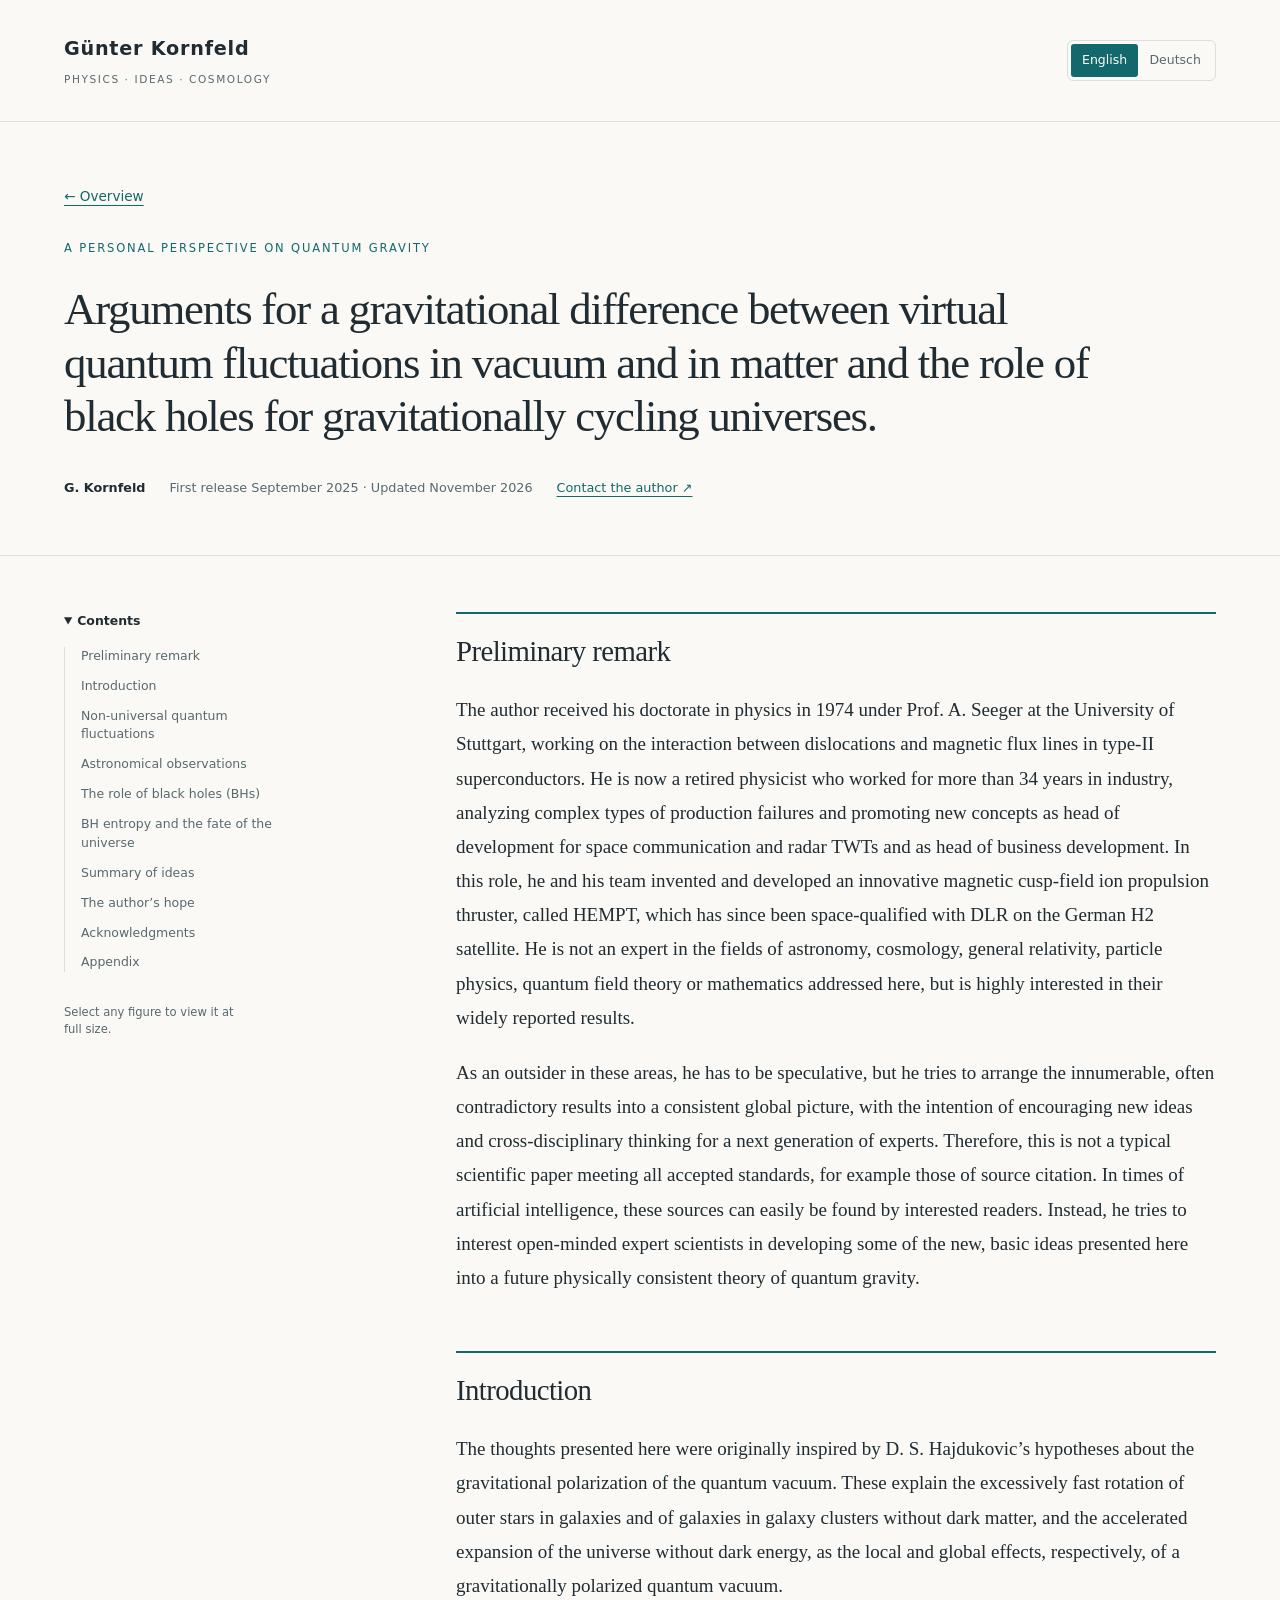
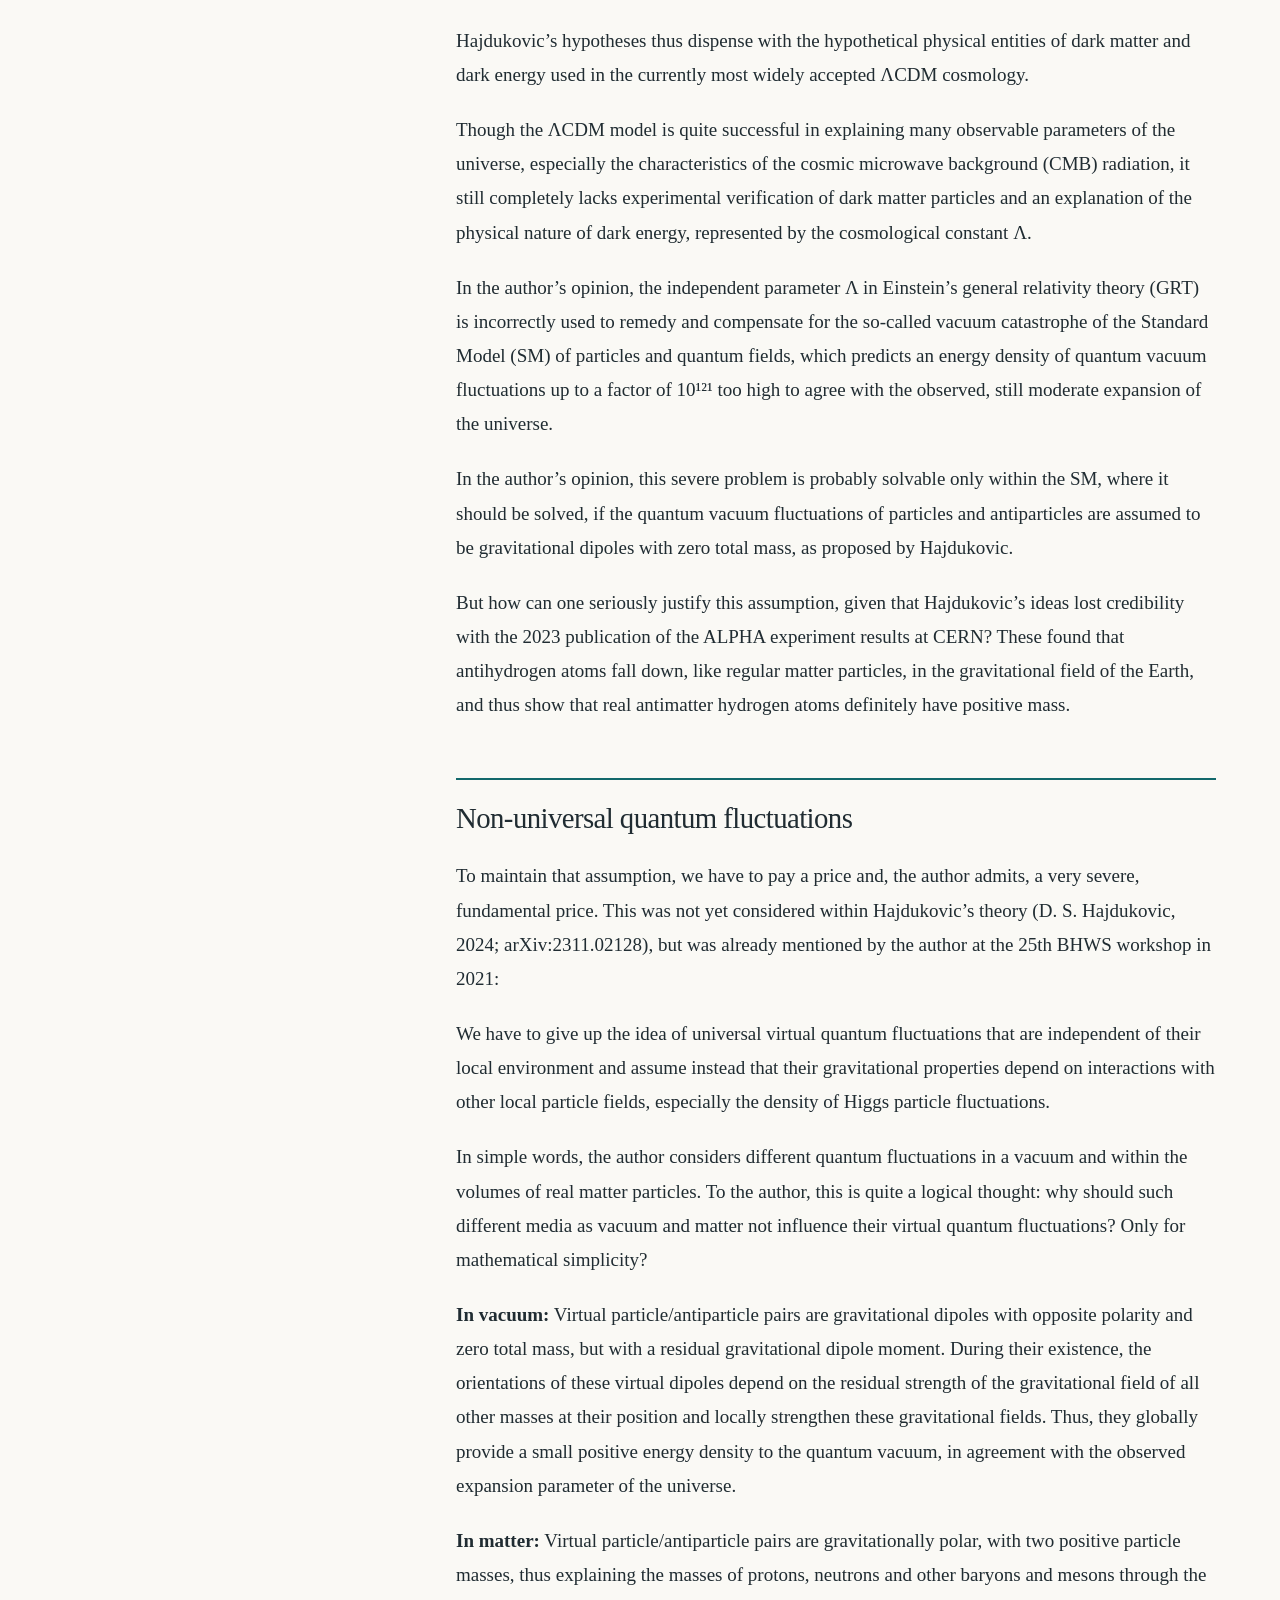
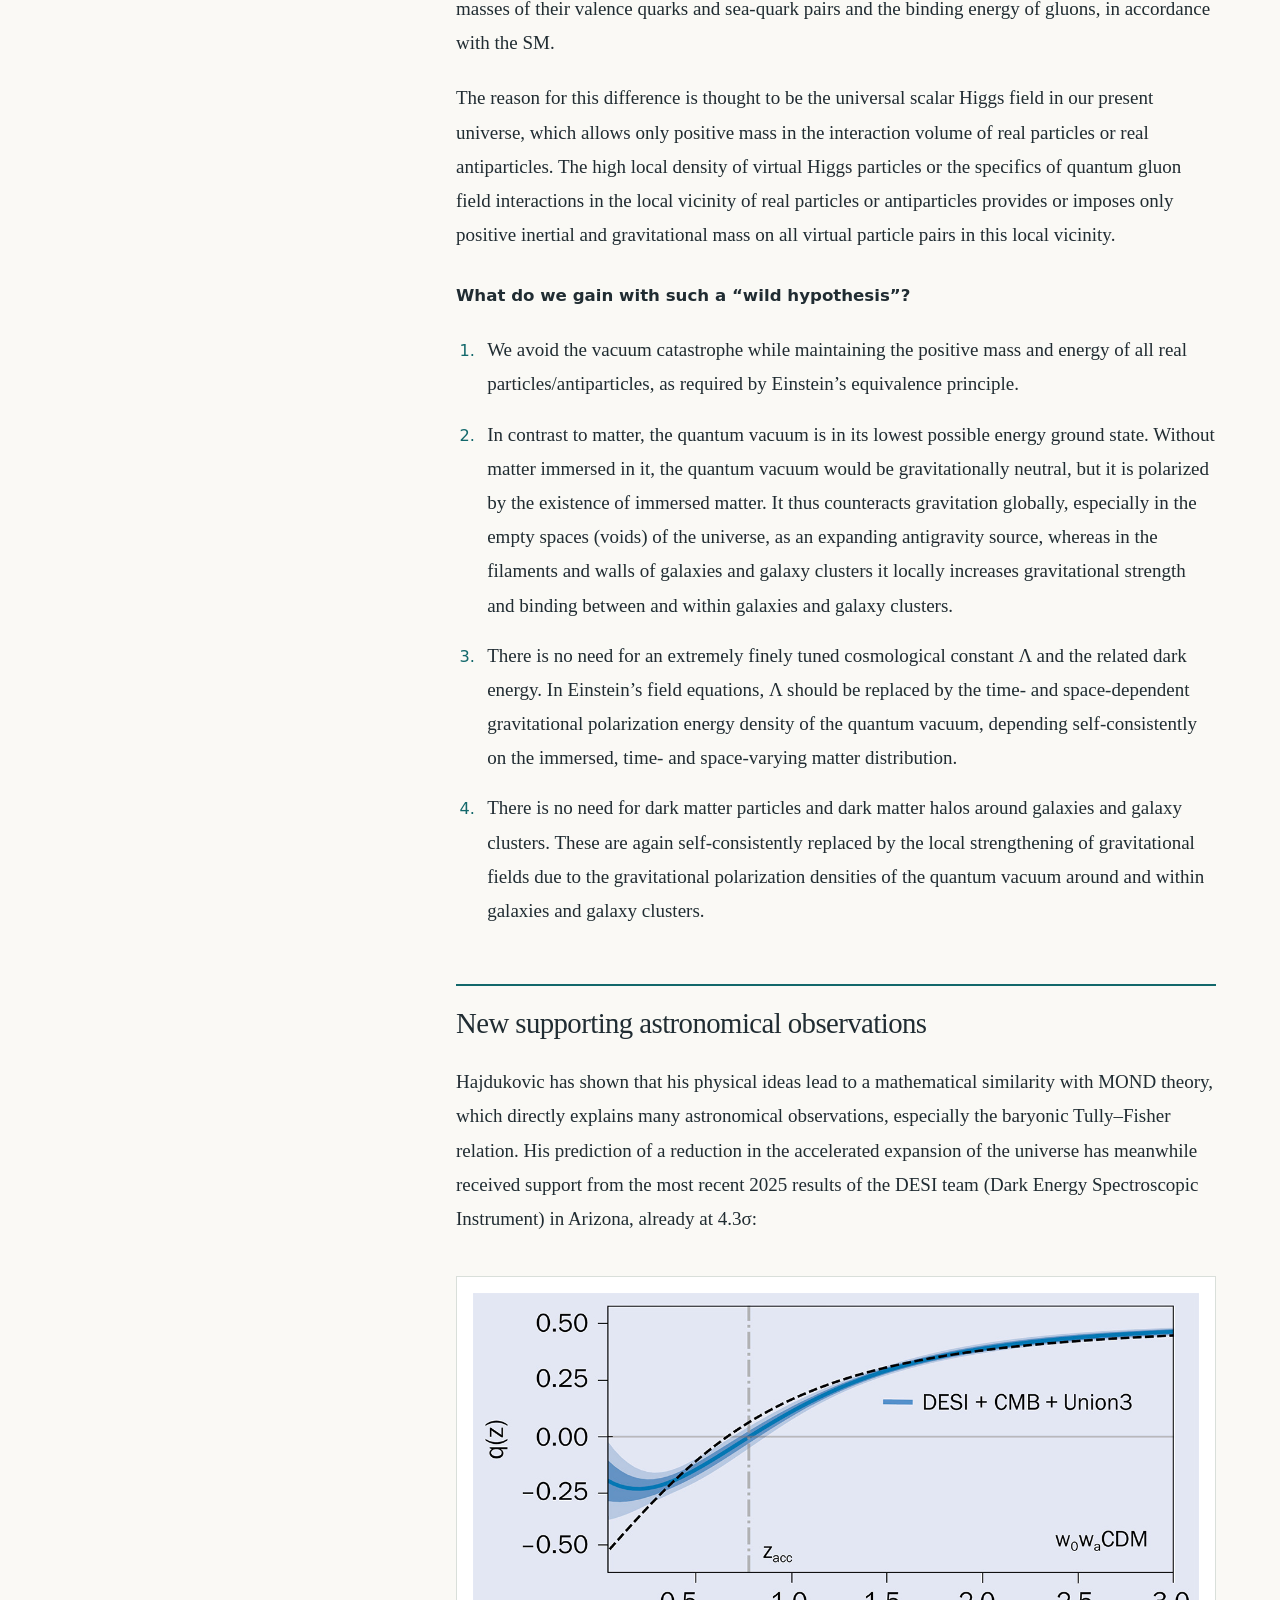
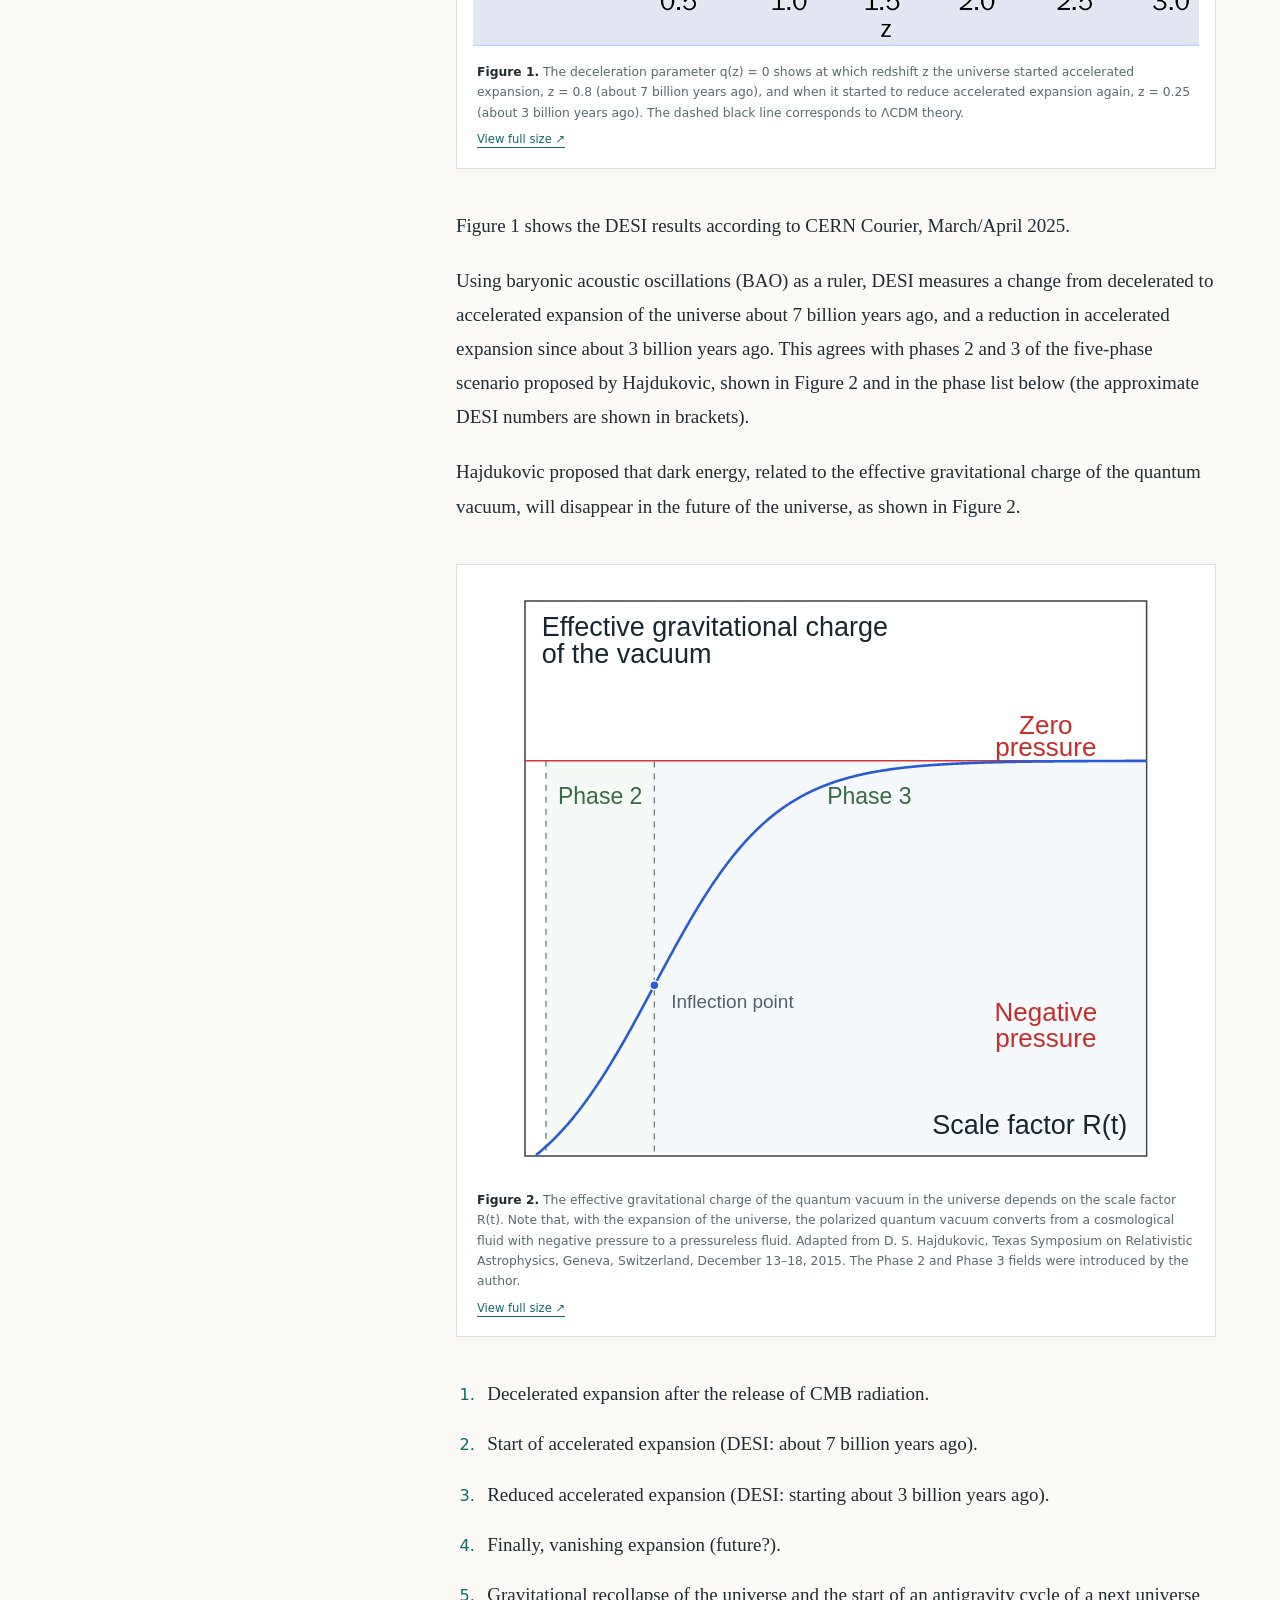
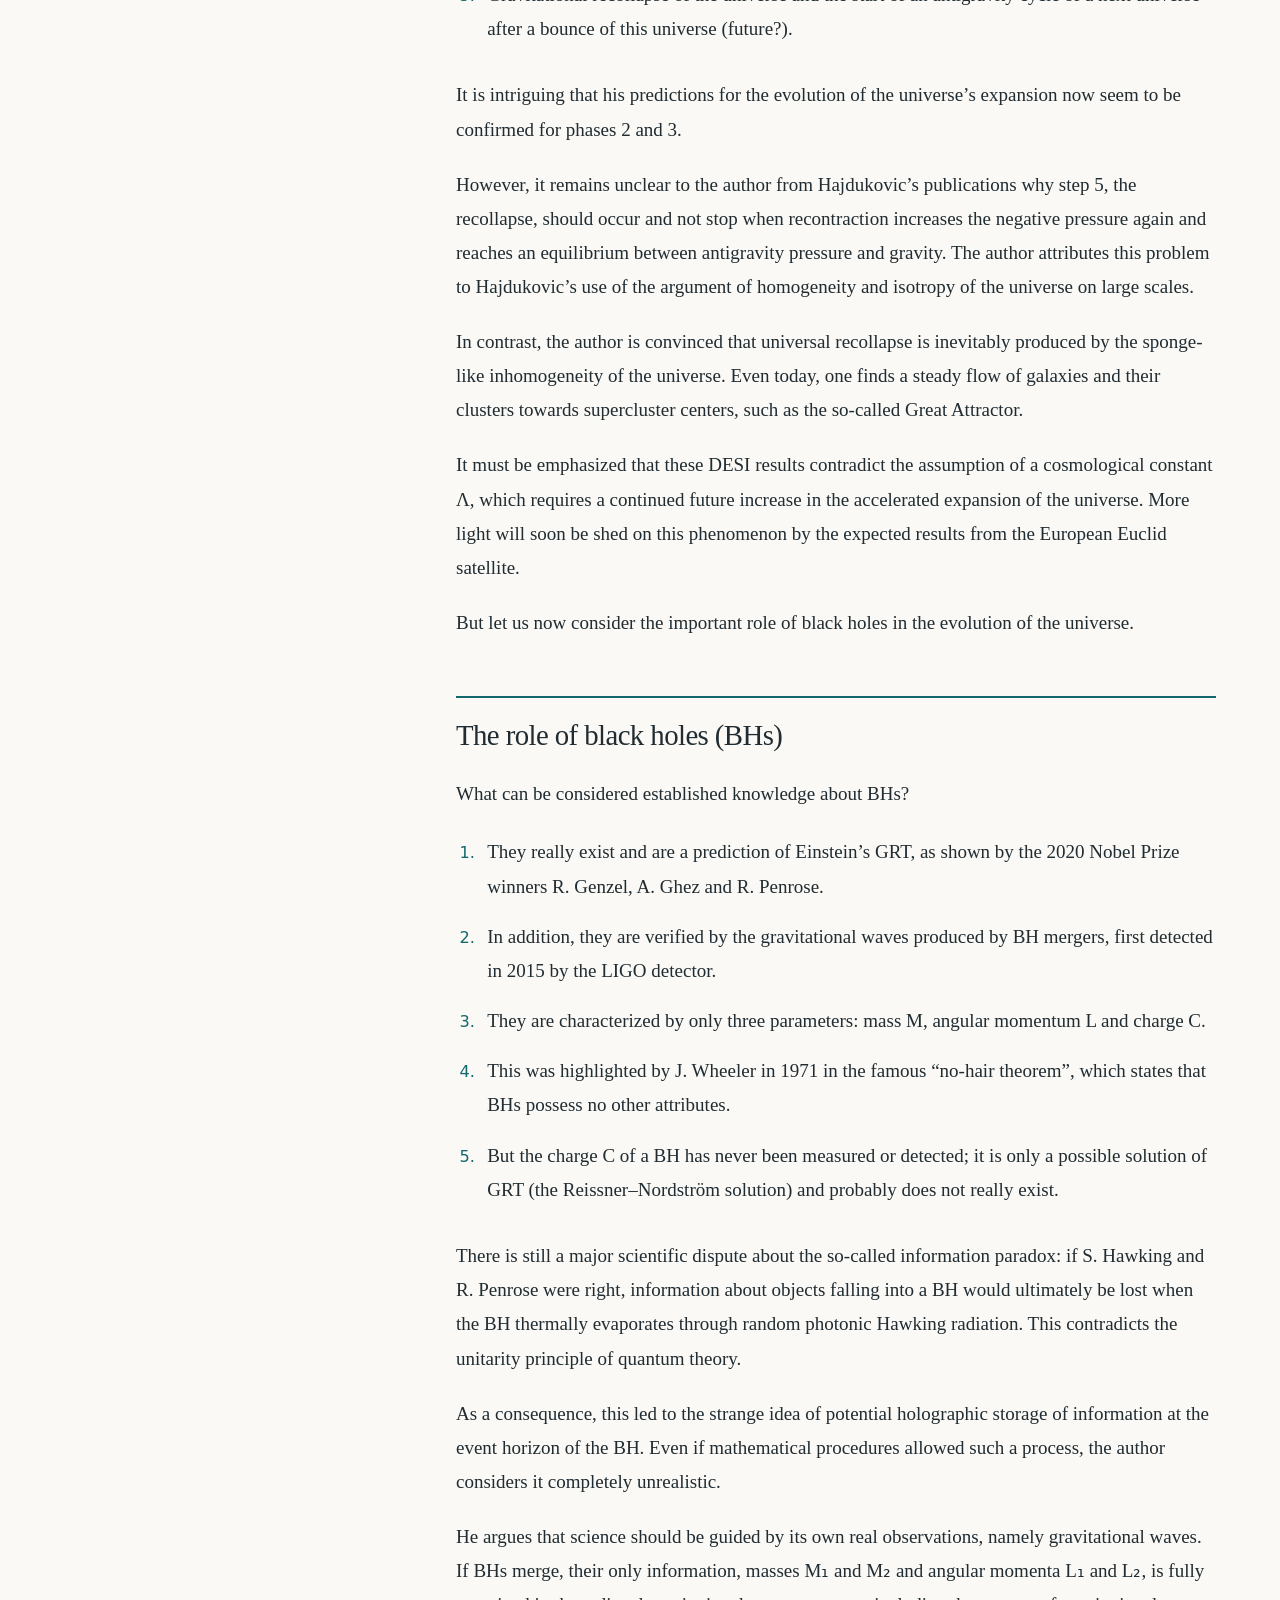
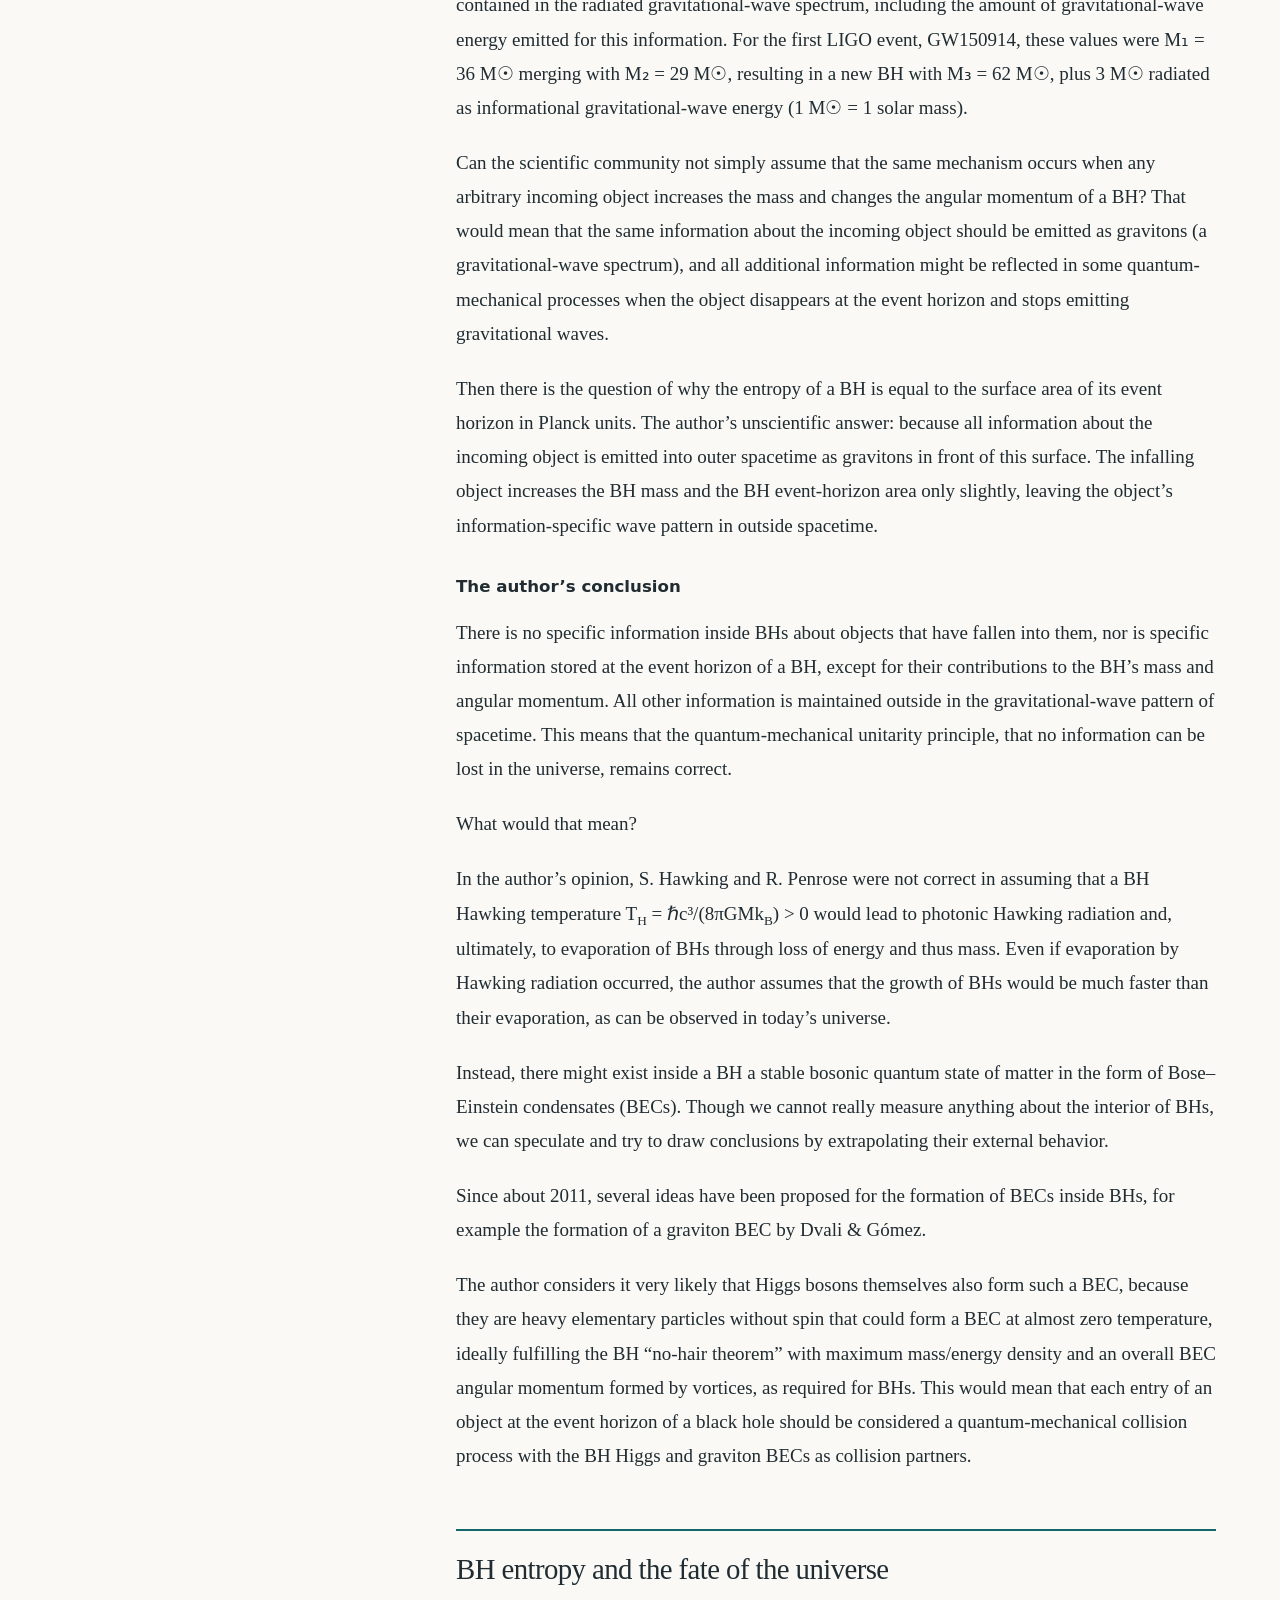
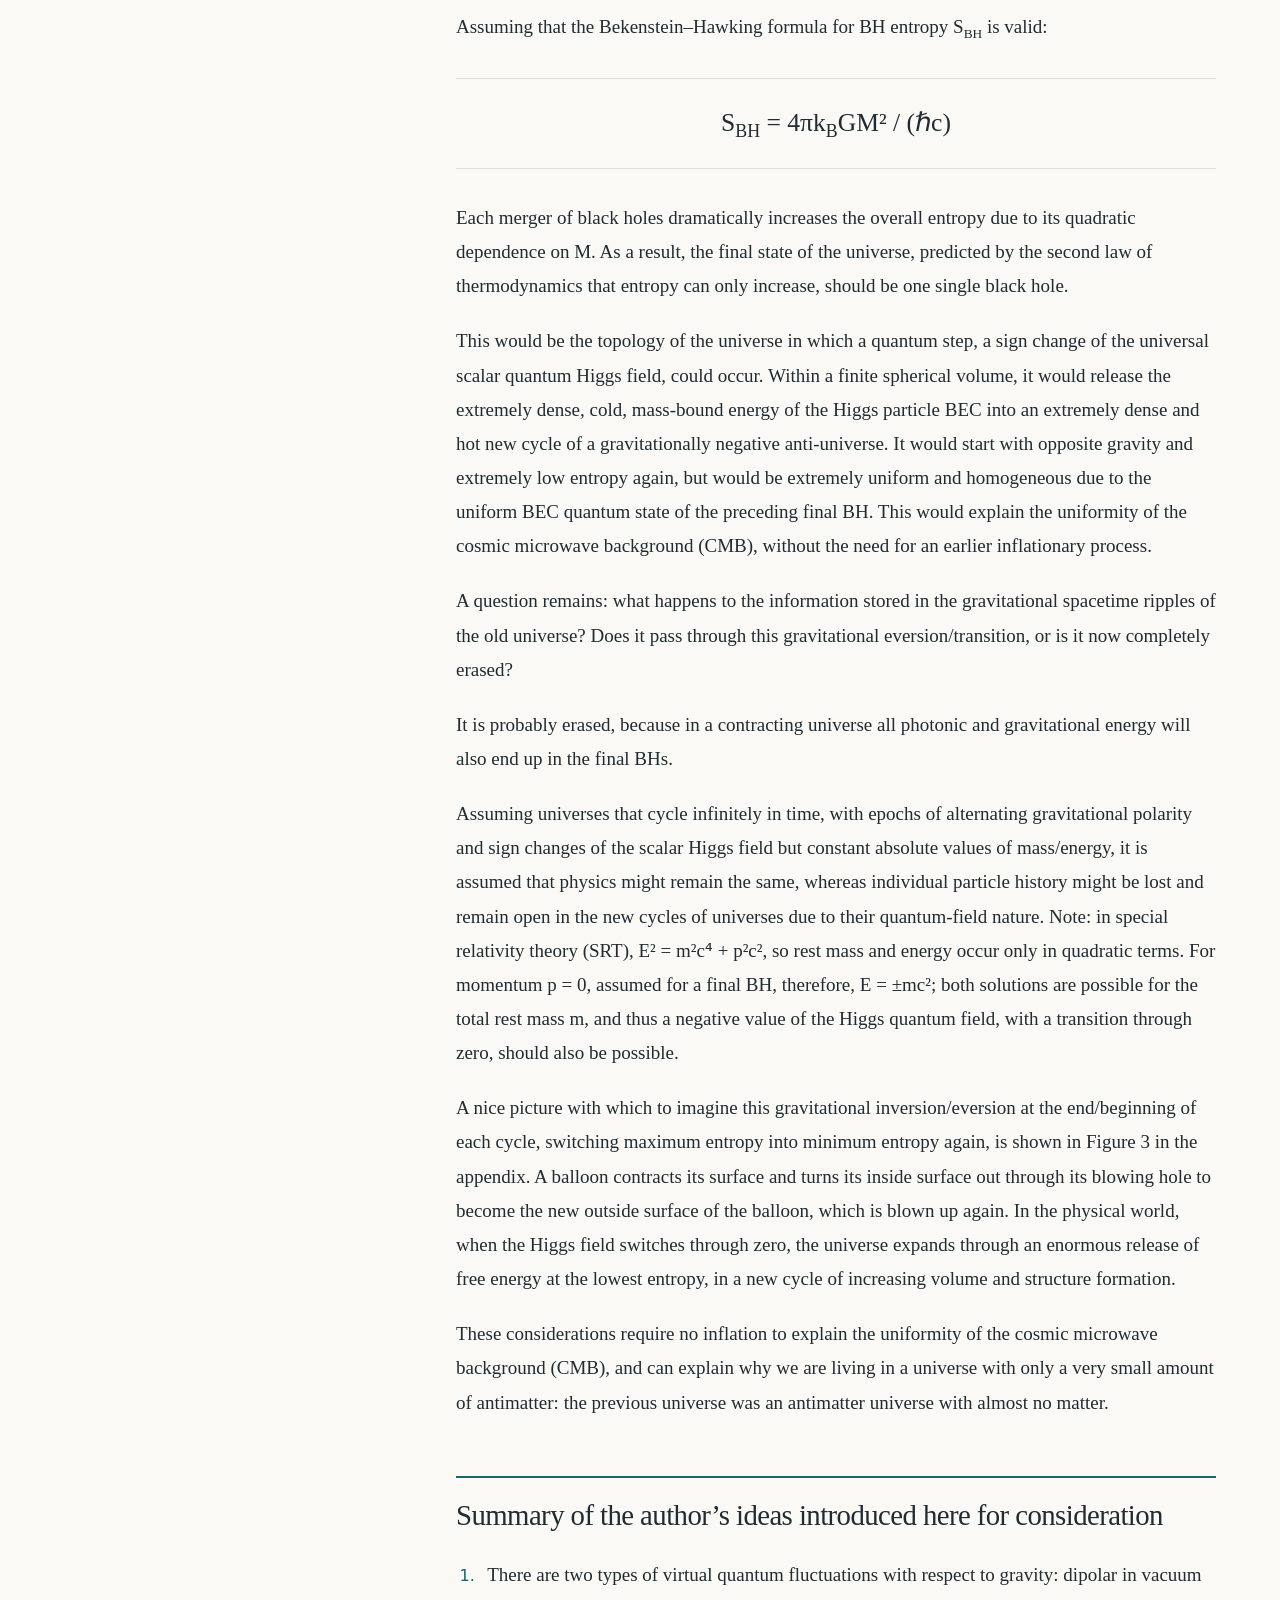
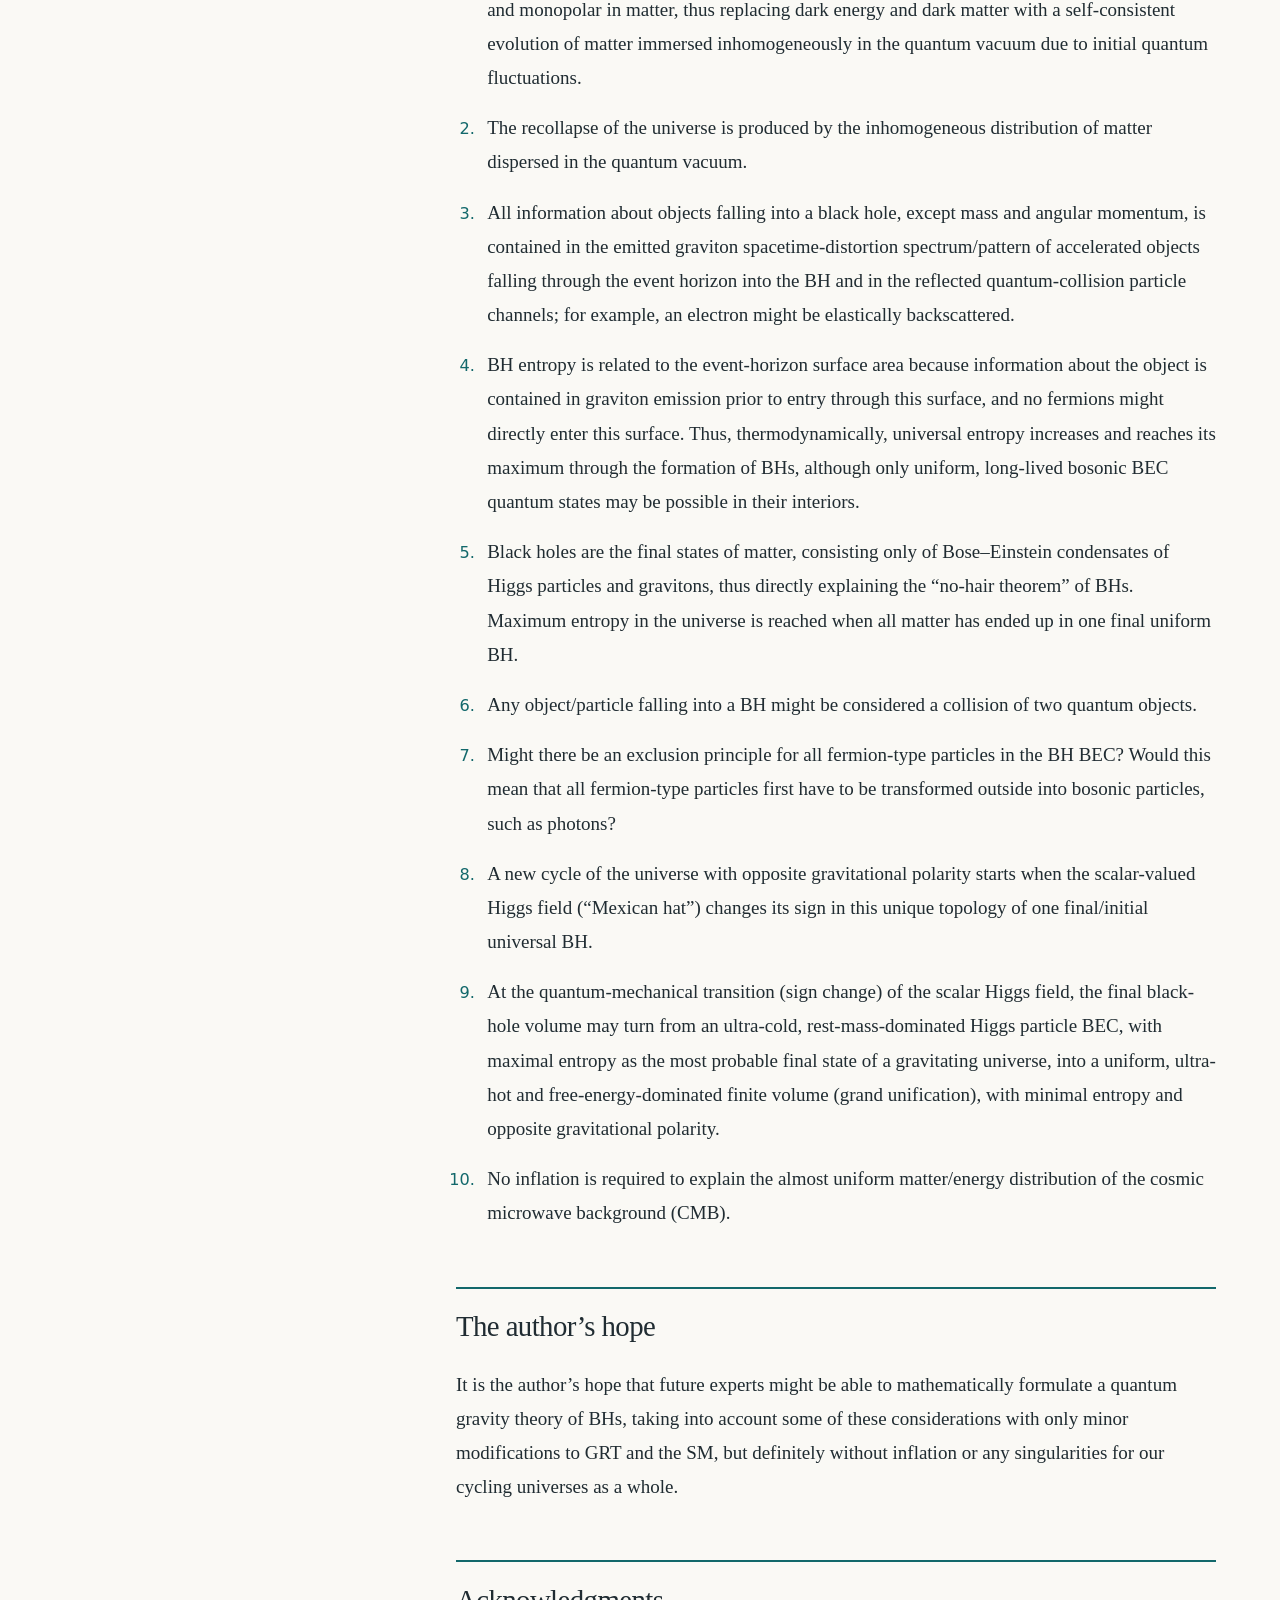
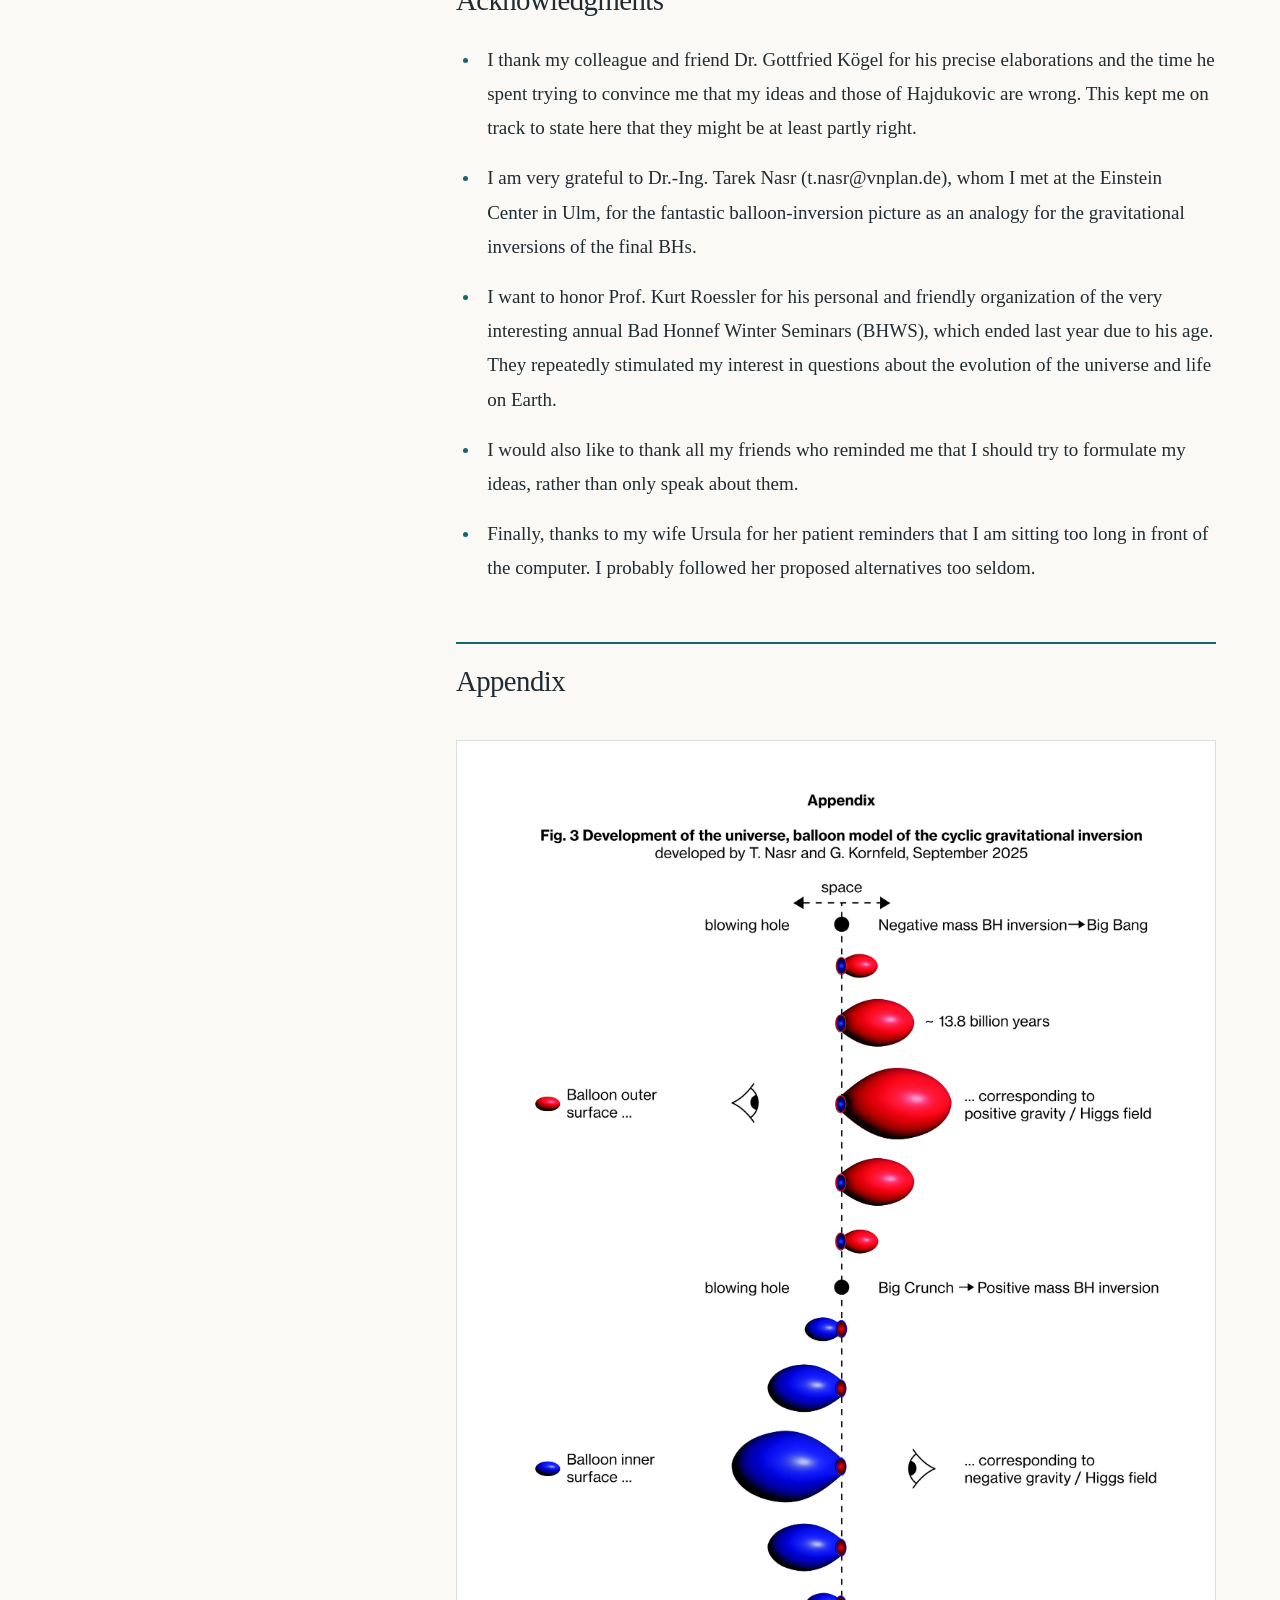
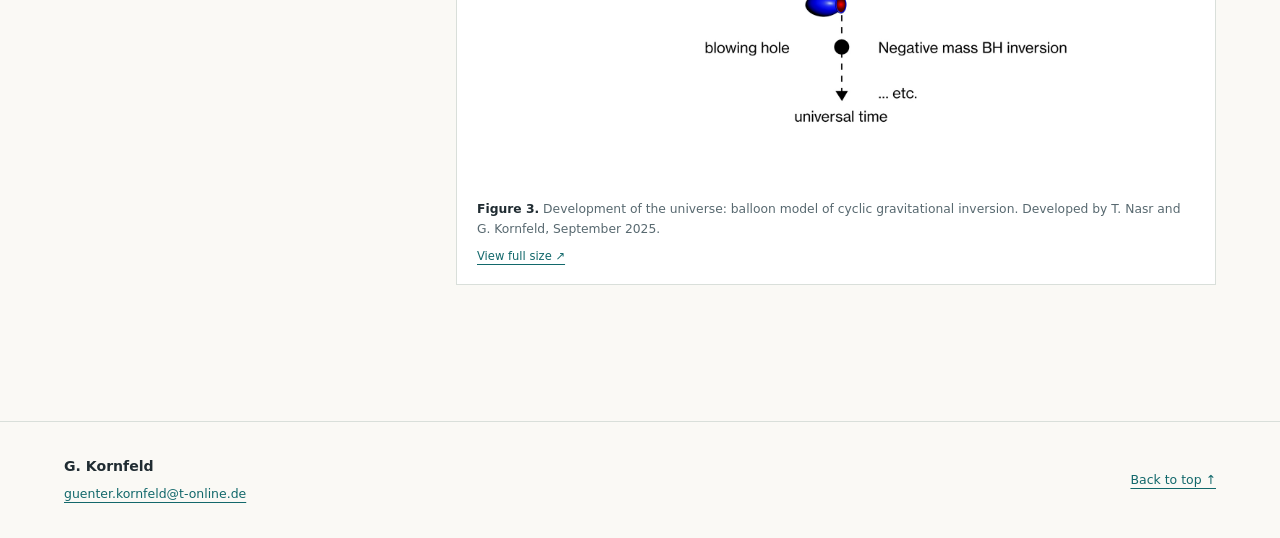
<file: paper.html>
<!doctype html>
<html lang="en">
<head>
<meta charset="utf-8">
<meta name="viewport" content="width=device-width, initial-scale=1">
<title>Quantum fluctuations &amp; cycling universes — G. Kornfeld</title>
<meta name="description" content="G. Kornfeld’s thoughts on quantum vacuum fluctuations, black holes and gravitationally cycling universes. Full paper with three original figures.">
<link rel="stylesheet" href="style.css">
<link rel="alternate" hreflang="en" href="paper.html">
<link rel="alternate" hreflang="de" href="paper-de.html">
<link rel="stylesheet" href="overview.css">
</head>
<body>
<a class="skip" href="#paper">Skip to the paper</a>
<header class="masthead"><a class="author" href="index.html">Günter Kornfeld<span>Physics · Ideas · Cosmology</span></a><div class="header-actions"><nav class="language-switch" aria-label="Language"><a href="paper.html" lang="en" hreflang="en" aria-current="page">English</a><a href="paper-de.html" lang="de" hreflang="de">Deutsch</a></nav></div></header>
<div class="hero" id="top"><p class="overview-back"><a href="index.html">← Overview</a></p><p class="eyebrow">A personal perspective on quantum gravity</p><h1>Arguments for a gravitational difference between virtual quantum fluctuations in vacuum and in matter and the role of black holes for gravitationally cycling universes.</h1><div class="byline"><span>G. Kornfeld</span><span>First release September 2025 · Updated November 2026</span><a href="mailto:guenter.kornfeld@t-online.de">Contact the author ↗</a></div></div>
<div class="reading-layout"><aside><details open><summary>Contents</summary><nav aria-label="Paper sections"><a href="#preliminary-remark">Preliminary remark</a><a href="#introduction">Introduction</a><a href="#non-universal-quantum-fluctuations">Non-universal quantum fluctuations</a><a href="#new-supporting-astronomical-observations">Astronomical observations</a><a href="#the-role-of-black-holes-bhs">The role of black holes (BHs)</a><a href="#bh-entropy-and-the-fate-of-the-universe">BH entropy and the fate of the universe</a><a href="#summary-of-the-author-s-ideas-introduced-here-for-consideration">Summary of ideas</a><a href="#the-author-s-hope">The author’s hope</a><a href="#acknowledgments">Acknowledgments</a><a href="#appendix">Appendix</a></nav></details><p class="figure-note">Select any figure to view it at full size.</p></aside><main id="paper"><article><section id="preliminary-remark"><h2>Preliminary remark</h2>
<p>The author received his doctorate in physics in 1974 under Prof. A. Seeger at the University of Stuttgart, working on the interaction between dislocations and magnetic flux lines in type-II superconductors. He is now a retired physicist who worked for more than 34 years in industry, analyzing complex types of production failures and promoting new concepts as head of development for space communication and radar TWTs and as head of business development. In this role, he and his team invented and developed an innovative magnetic cusp-field ion propulsion thruster, called HEMPT, which has since been space-qualified with DLR on the German H2 satellite. He is not an expert in the fields of astronomy, cosmology, general relativity, particle physics, quantum field theory or mathematics addressed here, but is highly interested in their widely reported results.</p>
<p>As an outsider in these areas, he has to be speculative, but he tries to arrange the innumerable, often contradictory results into a consistent global picture, with the intention of encouraging new ideas and cross-disciplinary thinking for a next generation of experts. Therefore, this is not a typical scientific paper meeting all accepted standards, for example those of source citation. In times of artificial intelligence, these sources can easily be found by interested readers. Instead, he tries to interest open-minded expert scientists in developing some of the new, basic ideas presented here into a future physically consistent theory of quantum gravity.</p>
</section>
<section id="introduction"><h2>Introduction</h2>
<p>The thoughts presented here were originally inspired by D. S. Hajdukovic’s hypotheses about the gravitational polarization of the quantum vacuum. These explain the excessively fast rotation of outer stars in galaxies and of galaxies in galaxy clusters without dark matter, and the accelerated expansion of the universe without dark energy, as the local and global effects, respectively, of a gravitationally polarized quantum vacuum.</p>
<p>Hajdukovic’s hypotheses thus dispense with the hypothetical physical entities of dark matter and dark energy used in the currently most widely accepted ΛCDM cosmology.</p>
<p>Though the ΛCDM model is quite successful in explaining many observable parameters of the universe, especially the characteristics of the cosmic microwave background (CMB) radiation, it still completely lacks experimental verification of dark matter particles and an explanation of the physical nature of dark energy, represented by the cosmological constant Λ.</p>
<p>In the author’s opinion, the independent parameter Λ in Einstein’s general relativity theory (GRT) is incorrectly used to remedy and compensate for the so-called vacuum catastrophe of the Standard Model (SM) of particles and quantum fields, which predicts an energy density of quantum vacuum fluctuations up to a factor of 10¹²¹ too high to agree with the observed, still moderate expansion of the universe.</p>
<p>In the author’s opinion, this severe problem is probably solvable only within the SM, where it should be solved, if the quantum vacuum fluctuations of particles and antiparticles are assumed to be gravitational dipoles with zero total mass, as proposed by Hajdukovic.</p>
<p>But how can one seriously justify this assumption, given that Hajdukovic’s ideas lost credibility with the 2023 publication of the ALPHA experiment results at CERN? These found that antihydrogen atoms fall down, like regular matter particles, in the gravitational field of the Earth, and thus show that real antimatter hydrogen atoms definitely have positive mass.</p>
</section>
<section id="non-universal-quantum-fluctuations"><h2>Non-universal quantum fluctuations</h2>
<p>To maintain that assumption, we have to pay a price and, the author admits, a very severe, fundamental price. This was not yet considered within Hajdukovic’s theory (D. S. Hajdukovic, 2024; arXiv:2311.02128), but was already mentioned by the author at the 25th BHWS workshop in 2021:</p>
<p>We have to give up the idea of universal virtual quantum fluctuations that are independent of their local environment and assume instead that their gravitational properties depend on interactions with other local particle fields, especially the density of Higgs particle fluctuations.</p>
<p>In simple words, the author considers different quantum fluctuations in a vacuum and within the volumes of real matter particles. To the author, this is quite a logical thought: why should such different media as vacuum and matter not influence their virtual quantum fluctuations? Only for mathematical simplicity?</p>
<p><strong>In vacuum:</strong> Virtual particle/antiparticle pairs are gravitational dipoles with opposite polarity and zero total mass, but with a residual gravitational dipole moment. During their existence, the orientations of these virtual dipoles depend on the residual strength of the gravitational field of all other masses at their position and locally strengthen these gravitational fields. Thus, they globally provide a small positive energy density to the quantum vacuum, in agreement with the observed expansion parameter of the universe.</p>
<p><strong>In matter:</strong> Virtual particle/antiparticle pairs are gravitationally polar, with two positive particle masses, thus explaining the masses of protons, neutrons and other baryons and mesons through the masses of their valence quarks and sea-quark pairs and the binding energy of gluons, in accordance with the SM.</p>
<p>The reason for this difference is thought to be the universal scalar Higgs field in our present universe, which allows only positive mass in the interaction volume of real particles or real antiparticles. The high local density of virtual Higgs particles or the specifics of quantum gluon field interactions in the local vicinity of real particles or antiparticles provides or imposes only positive inertial and gravitational mass on all virtual particle pairs in this local vicinity.</p>
<h3>What do we gain with such a “wild hypothesis”?</h3>
<ol><li>We avoid the vacuum catastrophe while maintaining the positive mass and energy of all real particles/antiparticles, as required by Einstein’s equivalence principle.</li><li>In contrast to matter, the quantum vacuum is in its lowest possible energy ground state. Without matter immersed in it, the quantum vacuum would be gravitationally neutral, but it is polarized by the existence of immersed matter. It thus counteracts gravitation globally, especially in the empty spaces (voids) of the universe, as an expanding antigravity source, whereas in the filaments and walls of galaxies and galaxy clusters it locally increases gravitational strength and binding between and within galaxies and galaxy clusters.</li><li>There is no need for an extremely finely tuned cosmological constant Λ and the related dark energy. In Einstein’s field equations, Λ should be replaced by the time- and space-dependent gravitational polarization energy density of the quantum vacuum, depending self-consistently on the immersed, time- and space-varying matter distribution.</li><li>There is no need for dark matter particles and dark matter halos around galaxies and galaxy clusters. These are again self-consistently replaced by the local strengthening of gravitational fields due to the gravitational polarization densities of the quantum vacuum around and within galaxies and galaxy clusters.</li></ol>
</section>
<section id="new-supporting-astronomical-observations"><h2>New supporting astronomical observations</h2>
<p>Hajdukovic has shown that his physical ideas lead to a mathematical similarity with MOND theory, which directly explains many astronomical observations, especially the baryonic Tully–Fisher relation. His prediction of a reduction in the accelerated expansion of the universe has meanwhile received support from the most recent 2025 results of the DESI team (Dark Energy Spectroscopic Instrument) in Arizona, already at 4.3σ:</p>
<figure id="figure-1"><a class="figure-link" href="assets/figure-1.png" aria-label="Open Figure 1 at full size"><img src="assets/figure-1.png" alt="Deceleration parameter q(z) plotted against redshift z, with a DESI curve and a dashed ΛCDM comparison curve." loading="lazy" width="1200" height="586"></a><figcaption><strong>Figure 1.</strong> The deceleration parameter q(z) = 0 shows at which redshift z the universe started accelerated expansion, z = 0.8 (about 7 billion years ago), and when it started to reduce accelerated expansion again, z = 0.25 (about 3 billion years ago). The dashed black line corresponds to ΛCDM theory. <a href="assets/figure-1.png">View full size ↗</a></figcaption></figure>
<p>Figure 1 shows the DESI results according to CERN Courier, March/April 2025.</p>
<p>Using baryonic acoustic oscillations (BAO) as a ruler, DESI measures a change from decelerated to accelerated expansion of the universe about 7 billion years ago, and a reduction in accelerated expansion since about 3 billion years ago. This agrees with phases 2 and 3 of the five-phase scenario proposed by Hajdukovic, shown in Figure 2 and in the phase list below (the approximate DESI numbers are shown in brackets).</p>
<p>Hajdukovic proposed that dark energy, related to the effective gravitational charge of the quantum vacuum, will disappear in the future of the universe, as shown in Figure 2.</p>
<figure id="figure-2"><a class="figure-link" href="assets/figure-2.svg" aria-label="Open Figure 2 at full size"><img src="assets/figure-2.svg" alt="Effective gravitational charge of the quantum vacuum versus the scale factor R(t), showing Phase 2 and Phase 3 and the transition from negative to zero pressure." loading="lazy" width="662" height="595"></a><figcaption><strong>Figure 2.</strong> The effective gravitational charge of the quantum vacuum in the universe depends on the scale factor R(t). Note that, with the expansion of the universe, the polarized quantum vacuum converts from a cosmological fluid with negative pressure to a pressureless fluid. Adapted from D. S. Hajdukovic, Texas Symposium on Relativistic Astrophysics, Geneva, Switzerland, December 13–18, 2015. The Phase 2 and Phase 3 fields were introduced by the author. <a href="assets/figure-2.svg">View full size ↗</a></figcaption></figure>
<ol><li>Decelerated expansion after the release of CMB radiation.</li><li>Start of accelerated expansion (DESI: about 7 billion years ago).</li><li>Reduced accelerated expansion (DESI: starting about 3 billion years ago).</li><li>Finally, vanishing expansion (future?).</li><li>Gravitational recollapse of the universe and the start of an antigravity cycle of a next universe after a bounce of this universe (future?).</li></ol>
<p>It is intriguing that his predictions for the evolution of the universe’s expansion now seem to be confirmed for phases 2 and 3.</p>
<p>However, it remains unclear to the author from Hajdukovic’s publications why step 5, the recollapse, should occur and not stop when recontraction increases the negative pressure again and reaches an equilibrium between antigravity pressure and gravity. The author attributes this problem to Hajdukovic’s use of the argument of homogeneity and isotropy of the universe on large scales.</p>
<p>In contrast, the author is convinced that universal recollapse is inevitably produced by the sponge-like inhomogeneity of the universe. Even today, one finds a steady flow of galaxies and their clusters towards supercluster centers, such as the so-called Great Attractor.</p>
<p>It must be emphasized that these DESI results contradict the assumption of a cosmological constant Λ, which requires a continued future increase in the accelerated expansion of the universe. More light will soon be shed on this phenomenon by the expected results from the European Euclid satellite.</p>
<p>But let us now consider the important role of black holes in the evolution of the universe.</p>
</section>
<section id="the-role-of-black-holes-bhs"><h2>The role of black holes (BHs)</h2>
<p>What can be considered established knowledge about BHs?</p>
<ol><li>They really exist and are a prediction of Einstein’s GRT, as shown by the 2020 Nobel Prize winners R. Genzel, A. Ghez and R. Penrose.</li><li>In addition, they are verified by the gravitational waves produced by BH mergers, first detected in 2015 by the LIGO detector.</li><li>They are characterized by only three parameters: mass M, angular momentum L and charge C.</li><li>This was highlighted by J. Wheeler in 1971 in the famous “no-hair theorem”, which states that BHs possess no other attributes.</li><li>But the charge C of a BH has never been measured or detected; it is only a possible solution of GRT (the Reissner–Nordström solution) and probably does not really exist.</li></ol>
<p>There is still a major scientific dispute about the so-called information paradox: if S. Hawking and R. Penrose were right, information about objects falling into a BH would ultimately be lost when the BH thermally evaporates through random photonic Hawking radiation. This contradicts the unitarity principle of quantum theory.</p>
<p>As a consequence, this led to the strange idea of potential holographic storage of information at the event horizon of the BH. Even if mathematical procedures allowed such a process, the author considers it completely unrealistic.</p>
<p>He argues that science should be guided by its own real observations, namely gravitational waves. If BHs merge, their only information, masses M₁ and M₂ and angular momenta L₁ and L₂, is fully contained in the radiated gravitational-wave spectrum, including the amount of gravitational-wave energy emitted for this information. For the first LIGO event, GW150914, these values were M₁ = 36 M☉ merging with M₂ = 29 M☉, resulting in a new BH with M₃ = 62 M☉, plus 3 M☉ radiated as informational gravitational-wave energy (1 M☉ = 1 solar mass).</p>
<p>Can the scientific community not simply assume that the same mechanism occurs when any arbitrary incoming object increases the mass and changes the angular momentum of a BH? That would mean that the same information about the incoming object should be emitted as gravitons (a gravitational-wave spectrum), and all additional information might be reflected in some quantum-mechanical processes when the object disappears at the event horizon and stops emitting gravitational waves.</p>
<p>Then there is the question of why the entropy of a BH is equal to the surface area of its event horizon in Planck units. The author’s unscientific answer: because all information about the incoming object is emitted into outer spacetime as gravitons in front of this surface. The infalling object increases the BH mass and the BH event-horizon area only slightly, leaving the object’s information-specific wave pattern in outside spacetime.</p>
<h3>The author’s conclusion</h3>
<p>There is no specific information inside BHs about objects that have fallen into them, nor is specific information stored at the event horizon of a BH, except for their contributions to the BH’s mass and angular momentum. All other information is maintained outside in the gravitational-wave pattern of spacetime. This means that the quantum-mechanical unitarity principle, that no information can be lost in the universe, remains correct.</p>
<p>What would that mean?</p>
<p>In the author’s opinion, S. Hawking and R. Penrose were not correct in assuming that a BH Hawking temperature <span class="math">T<sub>H</sub> = ℏc³/(8πGMk<sub>B</sub>) &gt; 0</span> would lead to photonic Hawking radiation and, ultimately, to evaporation of BHs through loss of energy and thus mass. Even if evaporation by Hawking radiation occurred, the author assumes that the growth of BHs would be much faster than their evaporation, as can be observed in today’s universe.</p>
<p>Instead, there might exist inside a BH a stable bosonic quantum state of matter in the form of Bose–Einstein condensates (BECs). Though we cannot really measure anything about the interior of BHs, we can speculate and try to draw conclusions by extrapolating their external behavior.</p>
<p>Since about 2011, several ideas have been proposed for the formation of BECs inside BHs, for example the formation of a graviton BEC by Dvali &amp; Gómez.</p>
<p>The author considers it very likely that Higgs bosons themselves also form such a BEC, because they are heavy elementary particles without spin that could form a BEC at almost zero temperature, ideally fulfilling the BH “no-hair theorem” with maximum mass/energy density and an overall BEC angular momentum formed by vortices, as required for BHs. This would mean that each entry of an object at the event horizon of a black hole should be considered a quantum-mechanical collision process with the BH Higgs and graviton BECs as collision partners.</p>
</section>
<section id="bh-entropy-and-the-fate-of-the-universe"><h2>BH entropy and the fate of the universe</h2>
<p>Assuming that the Bekenstein–Hawking formula for BH entropy S<sub>BH</sub> is valid:</p>
<div class="equation" role="math" aria-label="Black hole entropy equals four pi k B G M squared divided by h bar c">S<sub>BH</sub> = 4πk<sub>B</sub>GM² / (ℏc)</div>
<p>Each merger of black holes dramatically increases the overall entropy due to its quadratic dependence on M. As a result, the final state of the universe, predicted by the second law of thermodynamics that entropy can only increase, should be one single black hole.</p>
<p>This would be the topology of the universe in which a quantum step, a sign change of the universal scalar quantum Higgs field, could occur. Within a finite spherical volume, it would release the extremely dense, cold, mass-bound energy of the Higgs particle BEC into an extremely dense and hot new cycle of a gravitationally negative anti-universe. It would start with opposite gravity and extremely low entropy again, but would be extremely uniform and homogeneous due to the uniform BEC quantum state of the preceding final BH. This would explain the uniformity of the cosmic microwave background (CMB), without the need for an earlier inflationary process.</p>
<p>A question remains: what happens to the information stored in the gravitational spacetime ripples of the old universe? Does it pass through this gravitational eversion/transition, or is it now completely erased?</p>
<p>It is probably erased, because in a contracting universe all photonic and gravitational energy will also end up in the final BHs.</p>
<p>Assuming universes that cycle infinitely in time, with epochs of alternating gravitational polarity and sign changes of the scalar Higgs field but constant absolute values of mass/energy, it is assumed that physics might remain the same, whereas individual particle history might be lost and remain open in the new cycles of universes due to their quantum-field nature. Note: in special relativity theory (SRT), E² = m²c⁴ + p²c², so rest mass and energy occur only in quadratic terms. For momentum p = 0, assumed for a final BH, therefore, E = ±mc²; both solutions are possible for the total rest mass m, and thus a negative value of the Higgs quantum field, with a transition through zero, should also be possible.</p>
<p>A nice picture with which to imagine this gravitational inversion/eversion at the end/beginning of each cycle, switching maximum entropy into minimum entropy again, is shown in Figure 3 in the appendix. A balloon contracts its surface and turns its inside surface out through its blowing hole to become the new outside surface of the balloon, which is blown up again. In the physical world, when the Higgs field switches through zero, the universe expands through an enormous release of free energy at the lowest entropy, in a new cycle of increasing volume and structure formation.</p>
<p>These considerations require no inflation to explain the uniformity of the cosmic microwave background (CMB), and can explain why we are living in a universe with only a very small amount of antimatter: the previous universe was an antimatter universe with almost no matter.</p>
</section>
<section id="summary-of-the-author-s-ideas-introduced-here-for-consideration"><h2>Summary of the author’s ideas introduced here for consideration</h2>
<ol><li>There are two types of virtual quantum fluctuations with respect to gravity: dipolar in vacuum and monopolar in matter, thus replacing dark energy and dark matter with a self-consistent evolution of matter immersed inhomogeneously in the quantum vacuum due to initial quantum fluctuations.</li><li>The recollapse of the universe is produced by the inhomogeneous distribution of matter dispersed in the quantum vacuum.</li><li>All information about objects falling into a black hole, except mass and angular momentum, is contained in the emitted graviton spacetime-distortion spectrum/pattern of accelerated objects falling through the event horizon into the BH and in the reflected quantum-collision particle channels; for example, an electron might be elastically backscattered.</li><li>BH entropy is related to the event-horizon surface area because information about the object is contained in graviton emission prior to entry through this surface, and no fermions might directly enter this surface. Thus, thermodynamically, universal entropy increases and reaches its maximum through the formation of BHs, although only uniform, long-lived bosonic BEC quantum states may be possible in their interiors.</li><li>Black holes are the final states of matter, consisting only of Bose–Einstein condensates of Higgs particles and gravitons, thus directly explaining the “no-hair theorem” of BHs. Maximum entropy in the universe is reached when all matter has ended up in one final uniform BH.</li><li>Any object/particle falling into a BH might be considered a collision of two quantum objects.</li><li>Might there be an exclusion principle for all fermion-type particles in the BH BEC? Would this mean that all fermion-type particles first have to be transformed outside into bosonic particles, such as photons?</li><li>A new cycle of the universe with opposite gravitational polarity starts when the scalar-valued Higgs field (“Mexican hat”) changes its sign in this unique topology of one final/initial universal BH.</li><li>At the quantum-mechanical transition (sign change) of the scalar Higgs field, the final black-hole volume may turn from an ultra-cold, rest-mass-dominated Higgs particle BEC, with maximal entropy as the most probable final state of a gravitating universe, into a uniform, ultra-hot and free-energy-dominated finite volume (grand unification), with minimal entropy and opposite gravitational polarity.</li><li>No inflation is required to explain the almost uniform matter/energy distribution of the cosmic microwave background (CMB).</li></ol>
</section>
<section id="the-author-s-hope"><h2>The author’s hope</h2>
<p>It is the author’s hope that future experts might be able to mathematically formulate a quantum gravity theory of BHs, taking into account some of these considerations with only minor modifications to GRT and the SM, but definitely without inflation or any singularities for our cycling universes as a whole.</p>
</section>
<section id="acknowledgments"><h2>Acknowledgments</h2>
<ul class="thanks"><li>I thank my colleague and friend Dr. Gottfried Kögel for his precise elaborations and the time he spent trying to convince me that my ideas and those of Hajdukovic are wrong. This kept me on track to state here that they might be at least partly right.</li><li>I am very grateful to Dr.-Ing. Tarek Nasr (t.nasr@vnplan.de), whom I met at the Einstein Center in Ulm, for the fantastic balloon-inversion picture as an analogy for the gravitational inversions of the final BHs.</li><li>I want to honor Prof. Kurt Roessler for his personal and friendly organization of the very interesting annual Bad Honnef Winter Seminars (BHWS), which ended last year due to his age. They repeatedly stimulated my interest in questions about the evolution of the universe and life on Earth.</li><li>I would also like to thank all my friends who reminded me that I should try to formulate my ideas, rather than only speak about them.</li><li>Finally, thanks to my wife Ursula for her patient reminders that I am sitting too long in front of the computer. I probably followed her proposed alternatives too seldom.</li></ul>
</section>
<section id="appendix"><h2>Appendix</h2>
<figure id="figure-3"><a class="figure-link" href="assets/figure-3.png" aria-label="Open Figure 3 at full size"><img src="assets/figure-3.png" alt="Balloon model of cyclic gravitational inversion: expanding and contracting red and blue balloons illustrate alternating positive and negative gravitational cycles along a universal time axis." loading="lazy" width="2008" height="2841"></a><figcaption><strong>Figure 3.</strong> Development of the universe: balloon model of cyclic gravitational inversion. Developed by T. Nasr and G. Kornfeld, September 2025. <a href="assets/figure-3.png">View full size ↗</a></figcaption></figure>
</section></article></main></div>
<footer><div><strong>G. Kornfeld</strong><a href="mailto:guenter.kornfeld@t-online.de">guenter.kornfeld@t-online.de</a></div><a href="#top">Back to top ↑</a></footer>
</body>
</html>
</file>
<file: style.css>
:root{color-scheme:light;--paper:#faf9f5;--ink:#202c32;--muted:#586970;--accent:#12686b;--line:#d9dfda;--sans:system-ui,-apple-system,BlinkMacSystemFont,"Segoe UI",sans-serif;--serif:Georgia,"Times New Roman",serif}
*{box-sizing:border-box}html{scroll-behavior:smooth;scroll-padding-top:2rem}body{margin:0;background:var(--paper);color:var(--ink);font-family:var(--serif);font-size:19px;line-height:1.8}a{color:var(--accent);text-underline-offset:4px;text-decoration-thickness:1px}a:hover{color:#064c50}a:focus-visible,summary:focus-visible{outline:3px solid var(--accent);outline-offset:5px}.skip{position:absolute;left:1rem;top:-100px;padding:.5rem 1rem;background:white;z-index:5}.skip:focus{top:1rem}.masthead{max-width:1280px;margin:auto;padding:2rem 4rem;display:flex;align-items:center;justify-content:space-between;border-bottom:1px solid var(--line);font-family:var(--sans)}.author{font-size:1.2rem;font-weight:650;letter-spacing:.04em;text-decoration:none;color:var(--ink)}.author span{display:block;font-size:.66rem;text-transform:uppercase;letter-spacing:.15em;font-weight:500;color:var(--muted);margin-top:.2rem}.pdf-link{font-size:.85rem;white-space:nowrap}.pdf-link span{padding-left:.5rem}.hero{max-width:1280px;margin:auto;padding:4rem 4rem 3.5rem;border-bottom:1px solid var(--line)}.eyebrow{font-family:var(--sans);font-size:.72rem;text-transform:uppercase;letter-spacing:.16em;color:var(--accent);margin:0 0 1.5rem}h1{font-weight:400;font-size:clamp(2rem,3.5vw,3.15rem);line-height:1.2;letter-spacing:-.027em;max-width:1040px;margin:0 0 2rem}.byline{font-family:var(--sans);font-size:.8rem;color:var(--muted);display:flex;flex-wrap:wrap;gap:.5rem 1.5rem}.byline span:first-child{font-weight:650;color:var(--ink)}.reading-layout{max-width:1280px;margin:0 auto;display:grid;grid-template-columns:225px minmax(0,760px);gap:4rem;padding:3.5rem 4rem 5rem;justify-content:space-between}aside{align-self:start;position:sticky;top:2rem;font-family:var(--sans);font-size:.78rem;line-height:1.5}summary{font-weight:650;cursor:pointer;margin:0 0 1rem;color:var(--ink)}nav{display:grid;gap:.7rem;border-left:1px solid var(--line);padding-left:1rem}nav a{text-decoration:none;color:var(--muted)}nav a:hover{text-decoration:underline;color:var(--accent)}.figure-note{font-size:.72rem;color:var(--muted);margin-top:2rem;max-width:170px}main{min-width:0}section{scroll-margin-top:2rem;margin-bottom:3.5rem}h2{font-size:1.8rem;line-height:1.3;font-weight:400;letter-spacing:-.02em;margin:0 0 1.4rem;padding-top:1.2rem;border-top:2px solid var(--accent)}h3{font-family:var(--sans);font-weight:600;font-size:1.04rem;line-height:1.5;margin:2rem 0 1rem}p{margin:0 0 1.3rem}strong{font-weight:700}ol,ul{padding-left:1.5rem;margin:1.5rem 0 2rem}li{padding-left:.45rem;margin-bottom:1rem}li::marker{color:var(--accent);font-family:var(--sans);font-size:.85em}figure{margin:2.5rem 0;padding:1rem;background:#fff;border:1px solid var(--line)}.figure-link{display:block}.figure-link img{display:block;width:100%;height:auto}figcaption{font-family:var(--sans);font-size:.77rem;color:var(--muted);line-height:1.65;padding:.9rem .25rem .15rem}figcaption strong{color:var(--ink)}figcaption a{display:block;margin-top:.45rem;font-size:.72rem}.equation{font-size:1.6rem;text-align:center;padding:1.3rem .5rem;border-block:1px solid var(--line);margin:2rem 0;overflow-x:auto;white-space:nowrap}.math{white-space:normal}sub{font-size:.7em}footer{max-width:1280px;margin:auto;padding:2rem 4rem;border-top:1px solid var(--line);display:flex;justify-content:space-between;align-items:center;gap:1rem;font-family:var(--sans);font-size:.78rem}footer div{display:grid;gap:.25rem}footer strong{font-size:.88rem}footer>a{white-space:nowrap}
@media(min-width:1500px){.hero{padding-top:5rem;padding-bottom:4rem}}
@media(max-width:1000px){.masthead,.hero{padding-left:2rem;padding-right:2rem}.reading-layout{grid-template-columns:180px minmax(0,1fr);gap:2rem;padding:3rem 2rem}footer{padding:2rem}}
@media(max-width:720px){body{font-size:18px;line-height:1.75}.masthead{padding:1.2rem 1.25rem}.author{font-size:1.05rem}.author span{font-size:.57rem}.pdf-link{font-size:.75rem}.hero{padding:2.5rem 1.25rem 2rem}h1{font-size:2.05rem;line-height:1.22}.eyebrow{font-size:.62rem;letter-spacing:.12em}.byline{gap:.45rem 1rem}.byline a{flex-basis:100%}.reading-layout{display:block;padding:1.5rem 1.25rem 2rem}aside{position:static;border-bottom:1px solid var(--line);padding-bottom:1.5rem;margin-bottom:2rem}nav{grid-template-columns:1fr 1fr;gap:.8rem 1rem}.figure-note{max-width:none;margin:1rem 0 0}h2{font-size:1.65rem}figure{margin:2rem 0;padding:.5rem}figcaption{font-size:.73rem}.equation{font-size:1.3rem}footer{padding:1.5rem 1.25rem;align-items:start;font-size:.7rem}}
@media(prefers-reduced-motion:reduce){html{scroll-behavior:auto}}
@media print{body{background:white;color:black;font-size:11pt;line-height:1.5}.masthead,.hero{padding:1rem 0}.masthead .pdf-link,aside,.skip,footer,.byline a,figcaption a{display:none}.reading-layout{display:block;padding:1rem 0}.hero h1{font-size:24pt}.hero .eyebrow{font-size:8pt}h2{font-size:18pt;break-after:avoid}h3{break-after:avoid}section{margin-bottom:2rem}figure{break-inside:avoid;max-width:100%;border:0;padding:0}#figure-3 img{max-height:220mm;width:auto;max-width:100%;margin:auto}a{color:inherit}.byline{font-size:9pt}}

/* Language selection */
.header-actions{display:flex;align-items:center;gap:1.5rem}.language-switch{display:flex;gap:0;padding:3px;border:1px solid var(--line);border-radius:6px;font-family:var(--sans);font-size:.78rem;line-height:1.5}.language-switch a{padding:.45rem .7rem;color:var(--muted);border-radius:3px;text-decoration:none}.language-switch a[aria-current="page"]{background:var(--accent);color:#fff}.language-switch a:hover{background:#e4eeeb;color:var(--ink)}.language-switch a[aria-current="page"]:hover{background:#0b5457;color:#fff}
@media(max-width:720px){.masthead{flex-wrap:wrap;gap:1rem}.header-actions{gap:.75rem;flex-wrap:wrap}.language-switch{font-size:.73rem}.language-switch a{padding:.4rem .55rem}}
@media print{.header-actions{display:none}}

/* Preserve the approved vector figure’s native text and stroke sizes. */
#figure-2 img{max-width:662px;margin-inline:auto}
</file>
<file: overview.css>
.overview-main{max-width:1120px;margin:0 auto;padding:3.5rem 3rem 5rem;min-height:70vh}.overview-title{font-size:clamp(2.2rem,4.5vw,3.5rem);margin-bottom:2.5rem;max-width:900px}.paper-card{display:grid;grid-template-columns:220px minmax(0,1fr);gap:2.75rem;align-items:center;padding:2.5rem;border:1px solid var(--line);background:#fff;text-decoration:none;color:var(--ink);border-radius:4px;transition:border-color .15s,box-shadow .15s}.paper-card:hover{color:var(--ink);border-color:var(--accent);box-shadow:0 8px 24px #203b3210}.paper-card:focus-visible{outline:3px solid var(--accent);outline-offset:6px}.paper-thumbnail{background:#fff;display:flex;align-items:center;justify-content:center}.paper-thumbnail img{width:210px;max-width:100%;height:auto;display:block}.paper-card-copy h2{font-size:clamp(1.5rem,2.7vw,2rem);line-height:1.4;margin:0 0 1.2rem;padding:0;border:0;letter-spacing:-.02em}.paper-kind{font:500 .72rem/1.5 var(--sans);text-transform:uppercase;letter-spacing:.1em;color:var(--muted);margin:0 0 1rem}.paper-author{font:600 .95rem/1.5 var(--sans);margin:0 0 1.8rem}.read-paper{font:500 .9rem/1.6 var(--sans);color:var(--accent);text-decoration:underline;text-underline-offset:5px}.read-paper span{display:inline-block;margin-left:.5rem}.overview-back{font:500 .85rem/1.5 var(--sans);margin:0 0 2rem}
@media(max-width:720px){.overview-main{padding:2.5rem 1.25rem 3rem}.overview-title{margin-bottom:1.75rem}.paper-card{grid-template-columns:1fr;padding:1.5rem;gap:1.5rem}.paper-thumbnail img{width:150px}.paper-card-copy h2{font-size:1.5rem}.paper-author{margin-bottom:1.25rem}}
.overview-footer .imprint{margin:0;padding:0}.overview-footer .imprint h2{font:600 .85rem/1.5 var(--sans);border:0;padding:0;margin:0 0 .5rem;letter-spacing:normal}.overview-footer address{font-style:normal;font-size:.78rem;line-height:1.8;color:var(--muted)}
@media(prefers-reduced-motion:reduce){.paper-card{transition:none}}
@media print{.overview-main{padding:1rem 0;min-height:0}.paper-card{box-shadow:none}.overview-back{display:none}}
</file>
